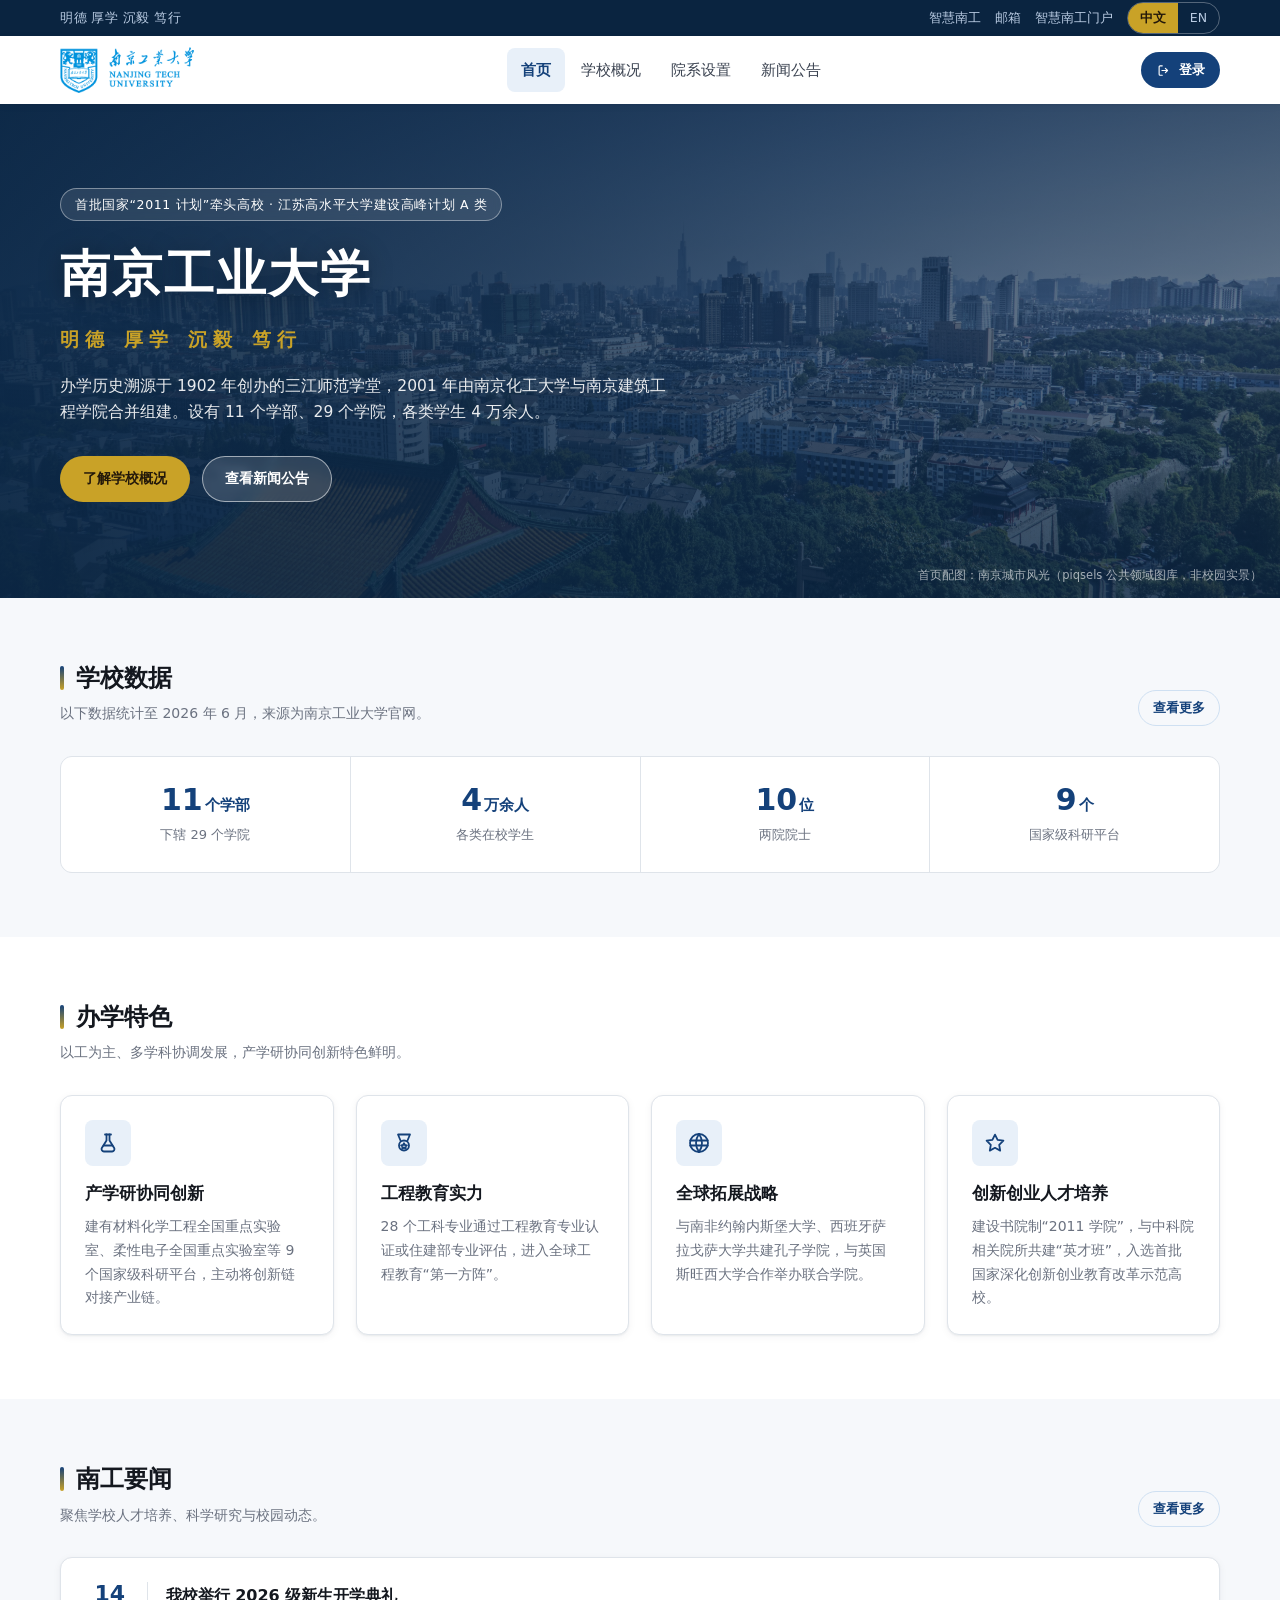
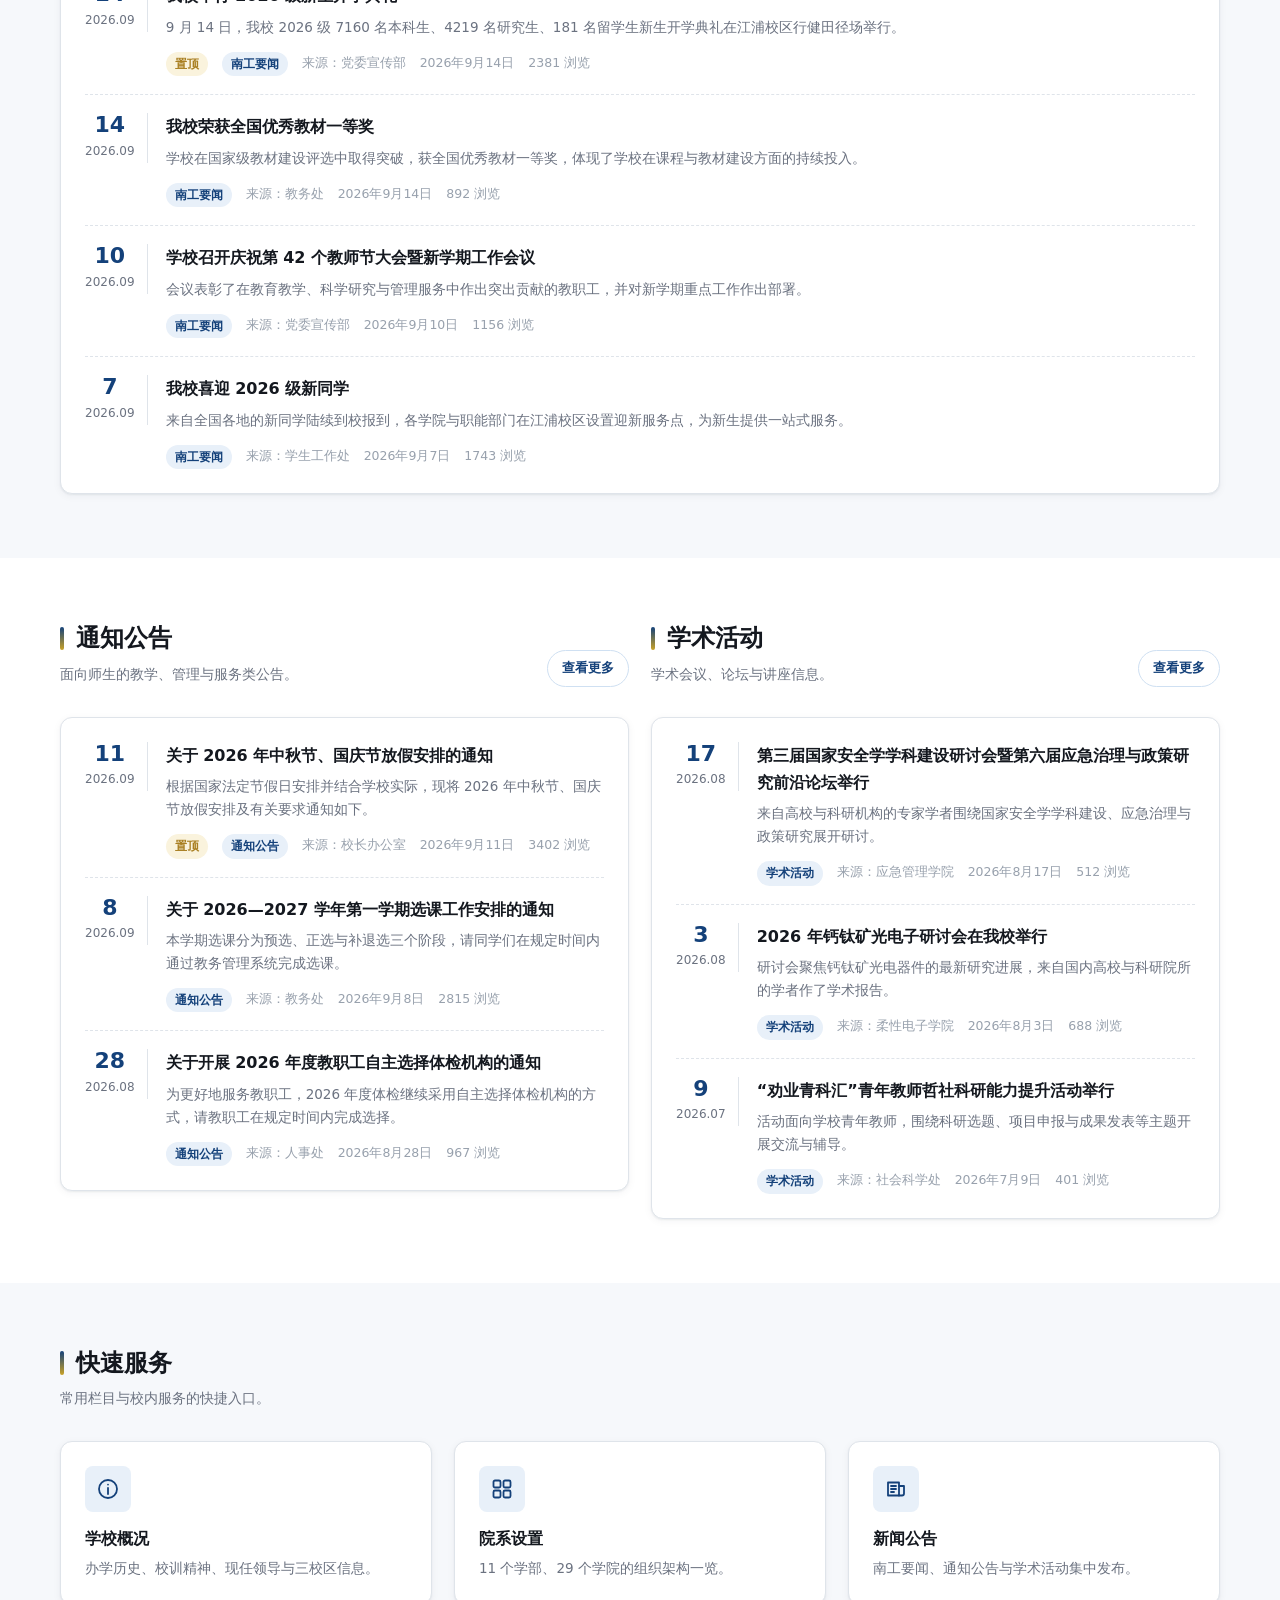
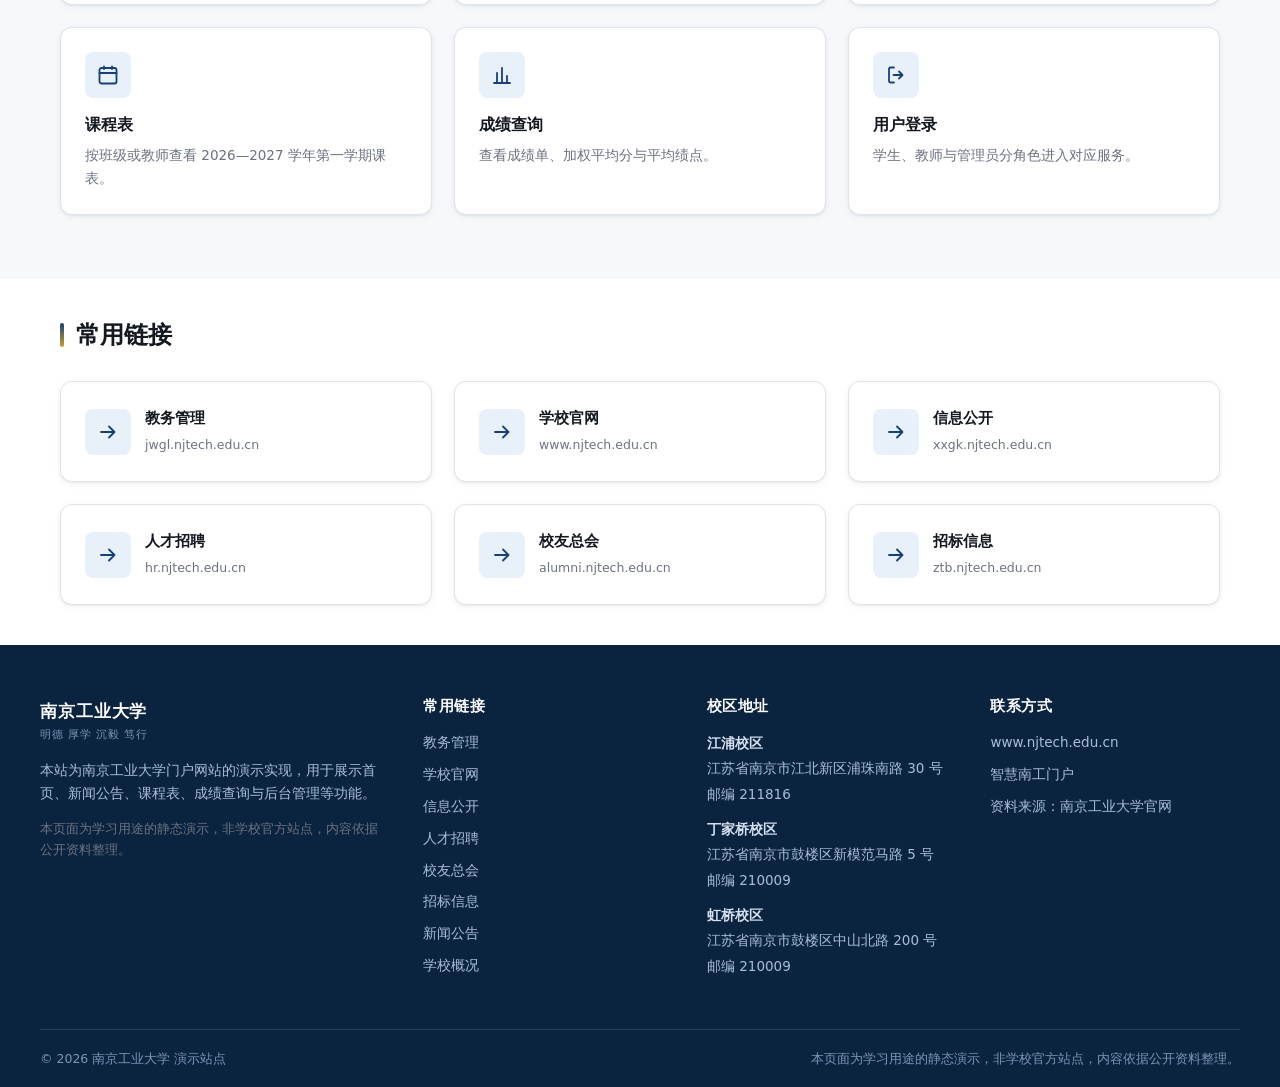
<file: index.html>
<!DOCTYPE html>
<html lang="zh-CN">
<head>
<meta charset="UTF-8">
<meta name="viewport" content="width=device-width, initial-scale=1.0">
<title>南京工业大学 门户网站 · 首页</title>
<meta name="description" content="南京工业大学门户网站演示站点：学校概况、新闻公告、院系设置、课程表与成绩查询。">
<meta name="theme-color" content="#14417a">
<link rel="icon" type="image/jpeg" href="assets/images/njtech-emblem.jpg">
<link rel="stylesheet" href="css/style.css">
</head>
<body data-page="index">

<a class="skip-link" href="#main">跳到主要内容</a>

<header id="site-header"></header>

<noscript>
  <div class="container" style="padding:16px 20px">
    <div class="alert alert-warn">
      本站的导航与内容依赖 JavaScript 渲染，请启用 JavaScript 后重新打开页面。
      This site requires JavaScript to render its navigation and content.
    </div>
  </div>
</noscript>

<main id="main">

  <!-- ================= Hero ================= -->
  <section class="hero" id="hero">
    <div class="container">
      <div class="hero-inner">
        <span class="hero-eyebrow" id="hero-eyebrow"></span>
        <h1 id="hero-title"></h1>
        <p class="hero-motto" id="hero-motto"></p>
        <p class="hero-desc" id="hero-desc"></p>
        <div class="hero-actions">
          <a class="btn btn-gold" href="about.html">
            <span data-i18n="home.hero.cta1"></span>
          </a>
          <a class="btn btn-ghost-light" href="news.html">
            <span data-i18n="home.hero.cta2"></span>
          </a>
        </div>
      </div>
    </div>
    <span class="hero-credit" id="hero-credit"></span>
  </section>

  <!-- ================= 学校数据 ================= -->
  <section class="section">
    <div class="container">
      <div class="section-head">
        <div>
          <h2 class="section-title" data-i18n="home.overview.title">
            <span class="section-title-en" data-i18n="home.overview.titleEn"></span>
          </h2>
          <p class="section-desc" data-i18n="home.overview.desc"></p>
        </div>
        <a class="btn btn-outline btn-sm" href="about.html" data-i18n="common.more"></a>
      </div>
      <div class="stat-strip" id="stat-strip"></div>
    </div>
  </section>

  <!-- ================= 办学特色 ================= -->
  <section class="section section-alt">
    <div class="container">
      <div class="section-head">
        <div>
          <h2 class="section-title" data-i18n="home.highlight.title">
            <span class="section-title-en" data-i18n="home.highlight.titleEn"></span>
          </h2>
          <p class="section-desc" data-i18n="home.highlight.desc"></p>
        </div>
      </div>
      <div class="grid grid-4" id="highlight-grid"></div>
    </div>
  </section>

  <!-- ================= 南工要闻 ================= -->
  <section class="section">
    <div class="container">
      <div class="section-head">
        <div>
          <h2 class="section-title" data-i18n="home.news.title">
            <span class="section-title-en" data-i18n="home.news.titleEn"></span>
          </h2>
          <p class="section-desc" data-i18n="home.news.desc"></p>
        </div>
        <a class="btn btn-outline btn-sm" href="news.html?category=ngyw" data-i18n="common.more"></a>
      </div>
      <div class="card" id="news-list"></div>
    </div>
  </section>

  <!-- ================= 通知公告 / 学术活动 ================= -->
  <section class="section section-alt">
    <div class="container grid grid-2">
      <div>
        <div class="section-head">
          <div>
            <h2 class="section-title" data-i18n="home.notice.title">
              <span class="section-title-en" data-i18n="home.notice.titleEn"></span>
            </h2>
            <p class="section-desc" data-i18n="home.notice.desc"></p>
          </div>
          <a class="btn btn-outline btn-sm" href="news.html?category=tzgg" data-i18n="common.more"></a>
        </div>
        <div class="card" id="notice-list"></div>
      </div>
      <div>
        <div class="section-head">
          <div>
            <h2 class="section-title" data-i18n="home.academic.title">
              <span class="section-title-en" data-i18n="home.academic.titleEn"></span>
            </h2>
            <p class="section-desc" data-i18n="home.academic.desc"></p>
          </div>
          <a class="btn btn-outline btn-sm" href="news.html?category=xshd" data-i18n="common.more"></a>
        </div>
        <div class="card" id="academic-list"></div>
      </div>
    </div>
  </section>

  <!-- ================= 快速服务 ================= -->
  <section class="section">
    <div class="container">
      <div class="section-head">
        <div>
          <h2 class="section-title" data-i18n="home.entry.title">
            <span class="section-title-en" data-i18n="home.entry.titleEn"></span>
          </h2>
          <p class="section-desc" data-i18n="home.entry.desc"></p>
        </div>
      </div>
      <div class="grid grid-3">
        <a class="card card-hover entry-card" href="about.html">
          <span class="entry-icon" data-icon="info"></span>
          <h3 data-i18n="home.entry.about"></h3>
          <p data-i18n="home.entry.aboutText"></p>
        </a>
        <a class="card card-hover entry-card" href="colleges.html">
          <span class="entry-icon" data-icon="grid"></span>
          <h3 data-i18n="home.entry.colleges"></h3>
          <p data-i18n="home.entry.collegesText"></p>
        </a>
        <a class="card card-hover entry-card" href="news.html">
          <span class="entry-icon" data-icon="news"></span>
          <h3 data-i18n="home.entry.news"></h3>
          <p data-i18n="home.entry.newsText"></p>
        </a>
        <a class="card card-hover entry-card" href="courses.html">
          <span class="entry-icon" data-icon="calendar"></span>
          <h3 data-i18n="home.entry.courses"></h3>
          <p data-i18n="home.entry.coursesText"></p>
        </a>
        <a class="card card-hover entry-card" href="grades.html">
          <span class="entry-icon" data-icon="chart"></span>
          <h3 data-i18n="home.entry.grades"></h3>
          <p data-i18n="home.entry.gradesText"></p>
        </a>
        <a class="card card-hover entry-card" href="login.html">
          <span class="entry-icon" data-icon="login"></span>
          <h3 data-i18n="home.entry.login"></h3>
          <p data-i18n="home.entry.loginText"></p>
        </a>
      </div>
    </div>
  </section>

  <!-- ================= 常用链接 ================= -->
  <section class="section section-alt section-tight">
    <div class="container">
      <div class="section-head">
        <div>
          <h2 class="section-title" data-i18n="home.links.title">
            <span class="section-title-en" data-i18n="home.links.titleEn"></span>
          </h2>
        </div>
      </div>
      <div class="grid grid-3" id="quick-links"></div>
    </div>
  </section>

</main>

<footer id="site-footer"></footer>

<script src="js/store.js"></script>
<script src="js/i18n.js"></script>
<script src="js/ui.js"></script>
<script src="js/auth.js"></script>
<script src="js/pages/home.js"></script>
</body>
</html>
</file>
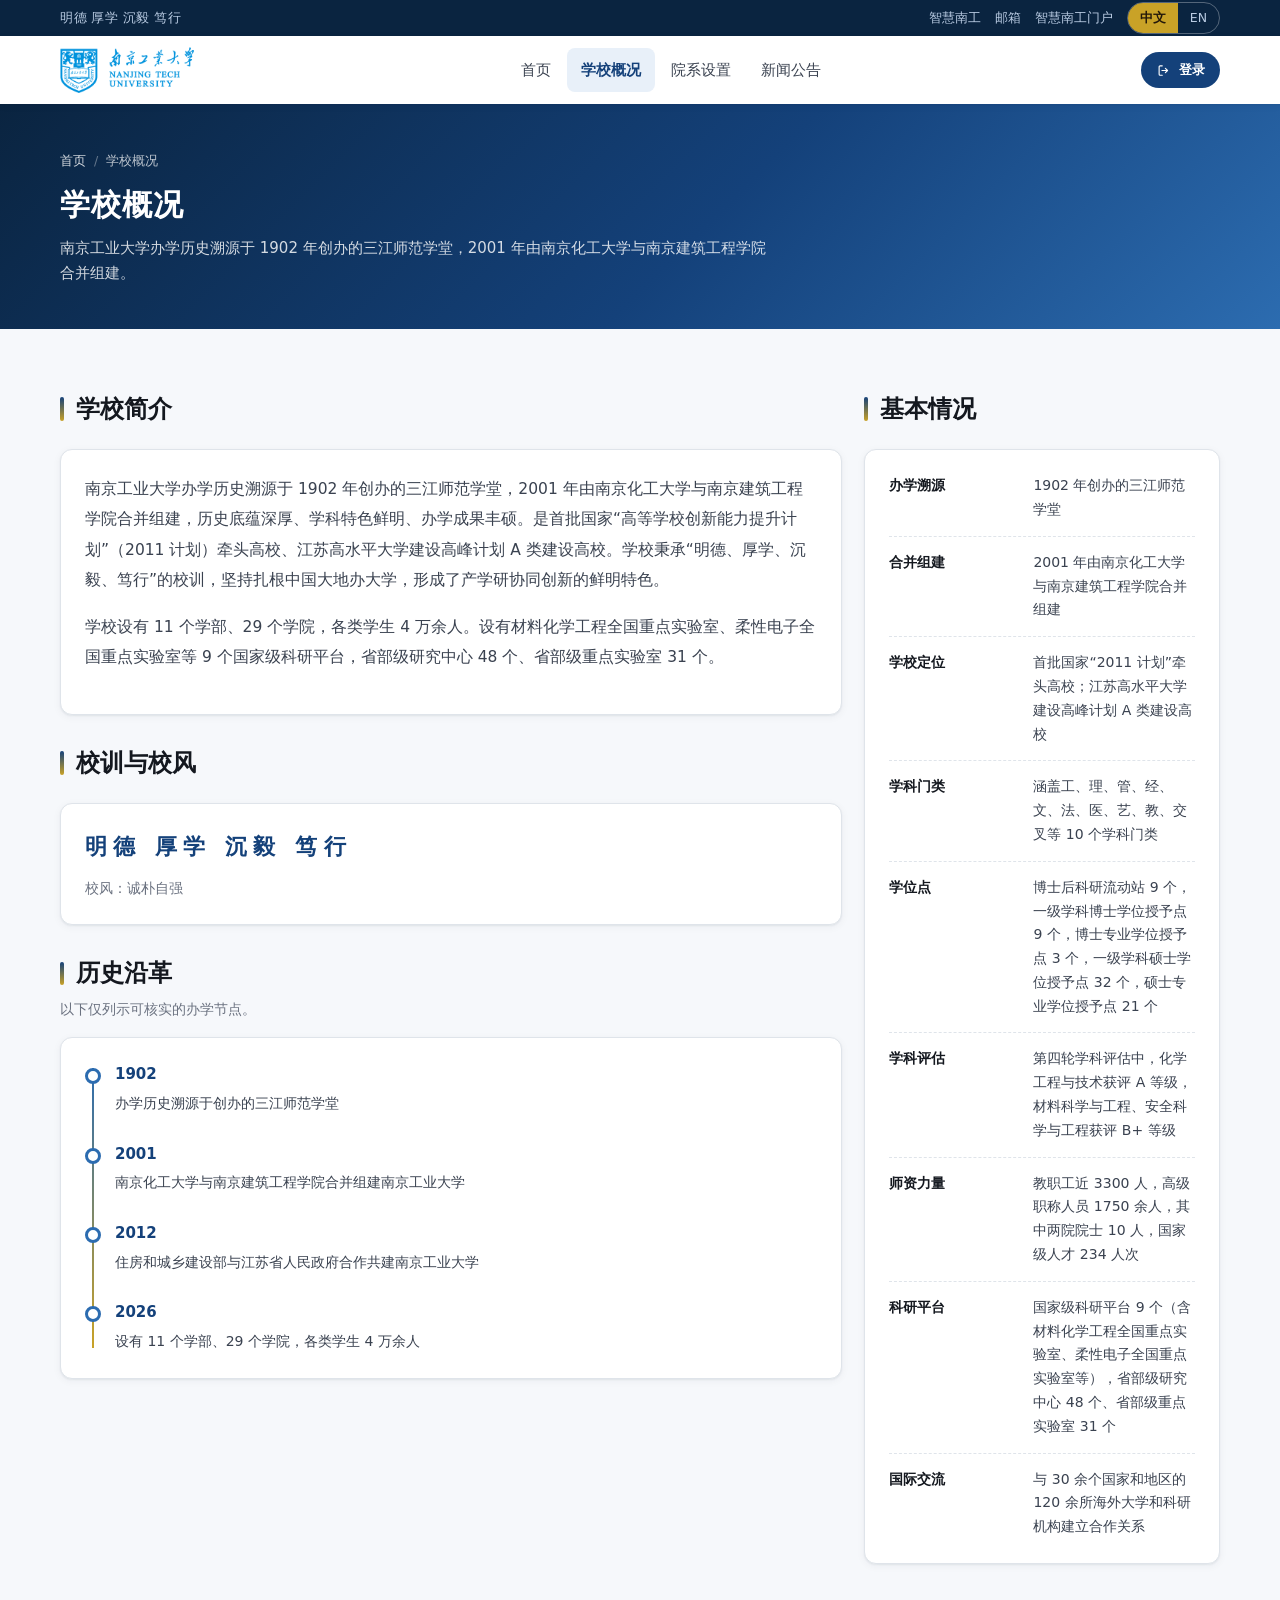
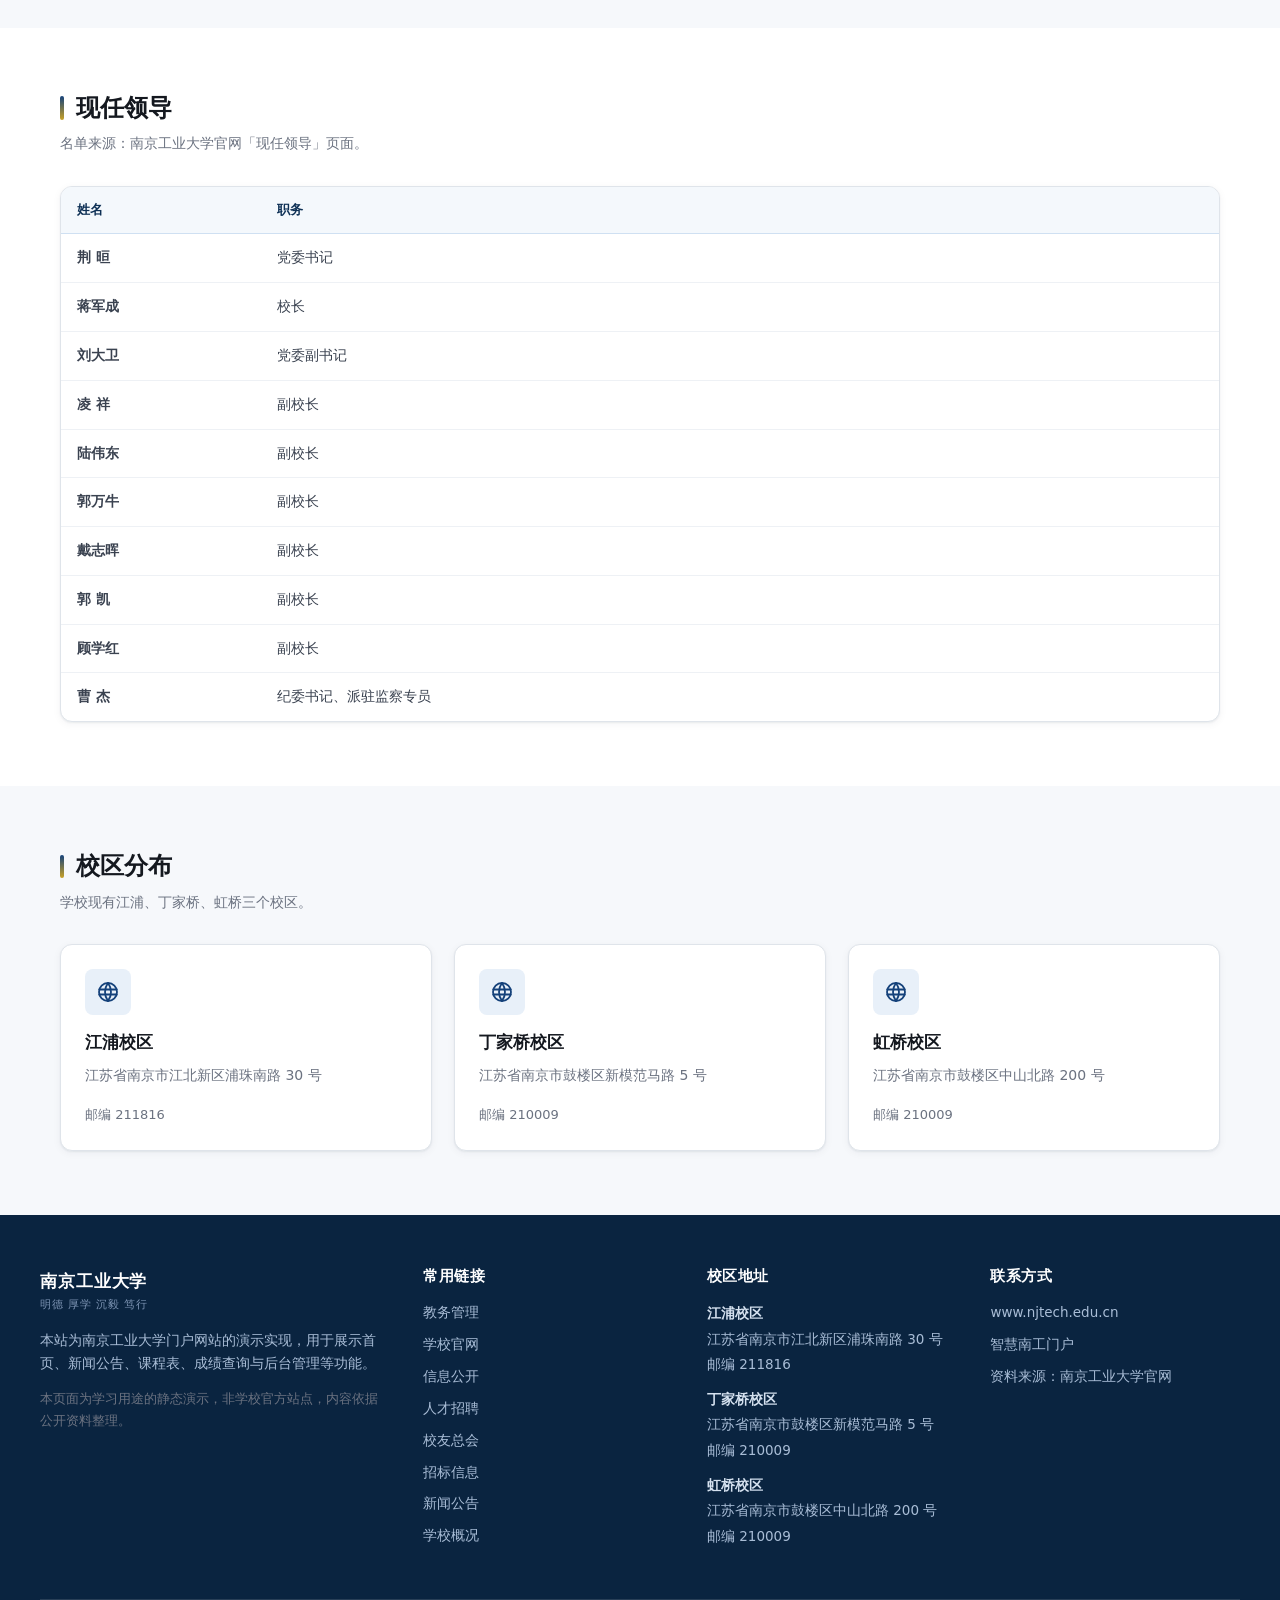
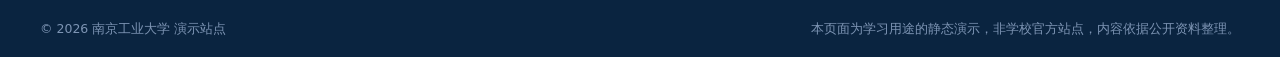
<file: about.html>
<!DOCTYPE html>
<html lang="zh-CN">
<head>
<meta charset="UTF-8">
<meta name="viewport" content="width=device-width, initial-scale=1.0">
<title>学校概况 · 南京工业大学</title>
<meta name="description" content="南京工业大学学校简介、基本情况、历史沿革、现任领导与校区分布。">
<meta name="theme-color" content="#14417a">
<link rel="icon" type="image/jpeg" href="assets/images/njtech-emblem.jpg">
<link rel="stylesheet" href="css/style.css">
</head>
<body data-page="about">

<a class="skip-link" href="#main">跳到主要内容</a>

<header id="site-header"></header>

<main id="main">

  <section class="page-hero">
    <div class="container">
      <ul class="breadcrumb">
        <li><a href="index.html" data-i18n="nav.home"></a></li>
        <li data-i18n="nav.about"></li>
      </ul>
      <h1 data-i18n="about.title"></h1>
      <p data-i18n="about.desc"></p>
    </div>
  </section>

  <!-- ================= 学校简介 + 基本情况 ================= -->
  <section class="section">
    <div class="container grid grid-sidebar">
      <div>
        <h2 class="section-title" data-i18n="about.intro.title"></h2>
        <div class="card mt-3 prose" id="intro-body"></div>

        <h2 class="section-title mt-4" data-i18n="about.motto.title"></h2>
        <div class="card mt-3" id="motto-card"></div>

        <h2 class="section-title mt-4" data-i18n="about.timeline.title"></h2>
        <p class="section-desc mb-2" data-i18n="about.timeline.desc"></p>
        <div class="card">
          <ul class="timeline" id="timeline"></ul>
        </div>
      </div>

      <aside>
        <h2 class="section-title" data-i18n="about.facts.title"></h2>
        <div class="card mt-3">
          <dl class="info-list" id="facts-list"></dl>
        </div>
      </aside>
    </div>
  </section>

  <!-- ================= 现任领导 ================= -->
  <section class="section section-alt">
    <div class="container">
      <div class="section-head">
        <div>
          <h2 class="section-title" data-i18n="about.leaders.title"></h2>
          <p class="section-desc" data-i18n="about.leaders.desc"></p>
        </div>
      </div>
      <div class="table-wrap">
        <table class="data-table" style="min-width:480px">
          <thead>
            <tr>
              <th style="width:200px" data-i18n="about.leaders.name"></th>
              <th data-i18n="about.leaders.post"></th>
            </tr>
          </thead>
          <tbody id="leaders-body"></tbody>
        </table>
      </div>
    </div>
  </section>

  <!-- ================= 校区分布 ================= -->
  <section class="section">
    <div class="container">
      <div class="section-head">
        <div>
          <h2 class="section-title" data-i18n="about.campus.title"></h2>
          <p class="section-desc" data-i18n="about.campus.desc"></p>
        </div>
      </div>
      <div class="grid grid-3" id="campus-grid"></div>
    </div>
  </section>

</main>

<footer id="site-footer"></footer>

<script src="js/store.js"></script>
<script src="js/i18n.js"></script>
<script src="js/ui.js"></script>
<script src="js/auth.js"></script>
<script src="js/pages/about.js"></script>
</body>
</html>
</file>
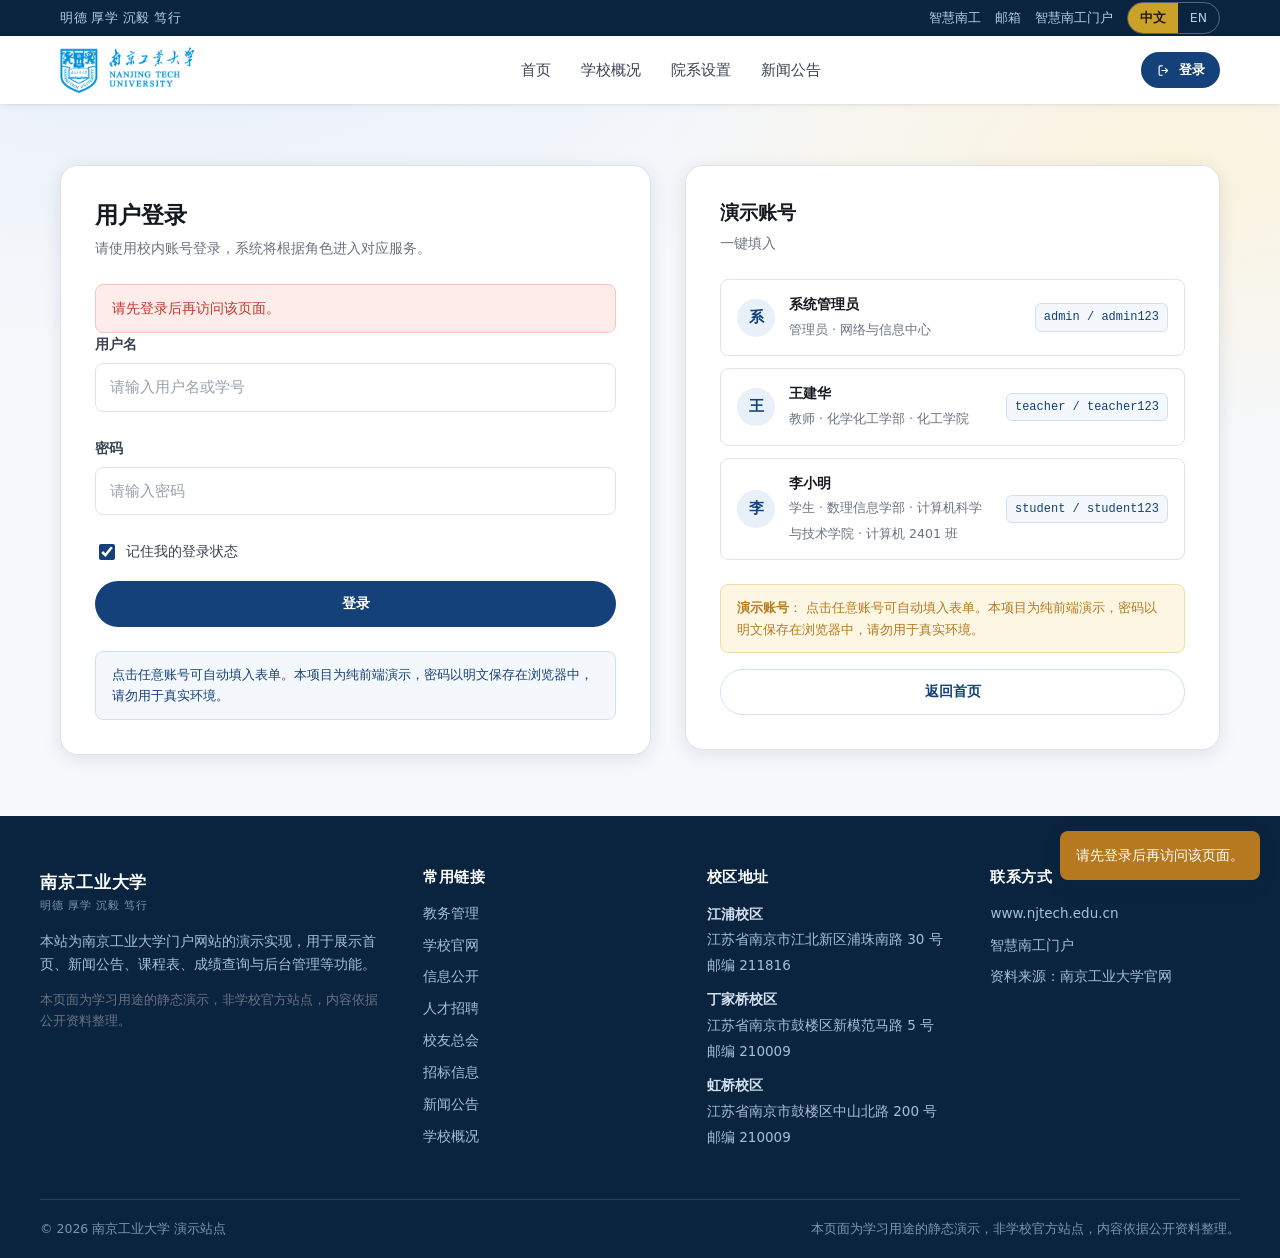
<file: admin.html>
<!DOCTYPE html>
<html lang="zh-CN">
<head>
<meta charset="UTF-8">
<meta name="viewport" content="width=device-width, initial-scale=1.0">
<title>后台管理 · 南京工业大学</title>
<meta name="description" content="南京工业大学门户网站后台管理：新闻公告与用户账号维护。">
<meta name="theme-color" content="#14417a">
<meta name="robots" content="noindex">
<link rel="icon" type="image/jpeg" href="assets/images/njtech-emblem.jpg">
<link rel="stylesheet" href="css/style.css">
<link rel="stylesheet" href="css/admin.css">
</head>
<body data-page="admin">

<a class="skip-link" href="#main">跳到主要内容</a>

<header id="site-header"></header>

<main id="main">

  <section class="page-hero">
    <div class="container">
      <ul class="breadcrumb">
        <li><a href="index.html" data-i18n="nav.home"></a></li>
        <li data-i18n="nav.admin"></li>
      </ul>
      <h1 data-i18n="admin.title"></h1>
      <p data-i18n="admin.desc"></p>
    </div>
  </section>

  <div class="container admin-layout">

    <!-- ============ 侧栏 ============ -->
    <aside class="admin-side">
      <div class="admin-side-title" id="side-user"></div>
      <ul class="admin-nav" id="admin-nav">
        <li>
          <button type="button" data-tab="overview" aria-current="true">
            <span data-icon="chart"></span><span data-i18n="admin.nav.overview"></span>
          </button>
        </li>
        <li>
          <button type="button" data-tab="news">
            <span data-icon="news"></span><span data-i18n="admin.nav.news"></span>
          </button>
        </li>
        <li>
          <button type="button" data-tab="users">
            <span data-icon="users"></span><span data-i18n="admin.nav.users"></span>
          </button>
        </li>
      </ul>
      <div class="admin-danger">
        <button type="button" class="btn btn-outline btn-sm" id="btn-reset">
          <span data-icon="refresh"></span><span data-i18n="admin.nav.reset"></span>
        </button>
      </div>
    </aside>

    <!-- ============ 主区域 ============ -->
    <div class="admin-main">

      <div id="storage-warning"></div>

      <!-- 概览 -->
      <section class="admin-panel" id="panel-overview">
        <div class="admin-stats" id="overview-stats"></div>
        <div class="card card-flush">
          <div style="padding:20px 22px 0">
            <h2 class="card-title" data-i18n="admin.recent.title"></h2>
            <p class="card-text" data-i18n="admin.recent.desc"></p>
          </div>
          <div class="table-wrap" style="border:0;box-shadow:none;margin-top:14px">
            <table class="data-table admin-table">
              <thead>
                <tr>
                  <th scope="col" data-i18n="admin.news.col.category"></th>
                  <th scope="col" data-i18n="admin.news.col.title"></th>
                  <th scope="col" data-i18n="admin.news.col.date"></th>
                  <th scope="col" data-i18n="admin.news.col.views"></th>
                </tr>
              </thead>
              <tbody id="overview-recent"></tbody>
            </table>
          </div>
        </div>
      </section>

      <!-- 新闻管理 -->
      <section class="admin-panel hidden" id="panel-news">
        <div class="admin-panel-head">
          <div>
            <h2 data-i18n="admin.news.title"></h2>
            <p data-i18n="admin.news.desc"></p>
          </div>
          <button type="button" class="btn" id="btn-add-news">
            <span data-icon="plus"></span><span data-i18n="admin.news.add"></span>
          </button>
        </div>

        <div class="admin-toolbar">
          <div class="search-box">
            <label class="sr-only" for="news-filter" data-i18n="common.search"></label>
            <span data-icon="search"></span>
            <input class="input" type="search" id="news-filter"
                   data-i18n-placeholder="admin.news.searchPlaceholder" autocomplete="off">
          </div>
          <span class="text-muted" id="news-count" style="font-size:13px"></span>
        </div>

        <div class="table-wrap">
          <table class="data-table admin-table">
            <thead>
              <tr>
                <th scope="col" style="width:62px" data-i18n="admin.news.col.id"></th>
                <th scope="col" data-i18n="admin.news.col.title"></th>
                <th scope="col" data-i18n="admin.news.col.category"></th>
                <th scope="col" data-i18n="admin.news.col.date"></th>
                <th scope="col" data-i18n="admin.news.col.author"></th>
                <th scope="col" class="num" data-i18n="admin.news.col.views"></th>
                <th scope="col" data-i18n="common.actions"></th>
              </tr>
            </thead>
            <tbody id="news-body"></tbody>
          </table>
        </div>
        <nav class="pagination" id="news-pagination" aria-label="分页"></nav>
      </section>

      <!-- 用户管理 -->
      <section class="admin-panel hidden" id="panel-users">
        <div class="admin-panel-head">
          <div>
            <h2 data-i18n="admin.users.title"></h2>
            <p data-i18n="admin.users.desc"></p>
          </div>
          <button type="button" class="btn" id="btn-add-user">
            <span data-icon="plus"></span><span data-i18n="admin.users.add"></span>
          </button>
        </div>

        <div class="admin-toolbar">
          <div class="search-box">
            <label class="sr-only" for="user-filter" data-i18n="common.search"></label>
            <span data-icon="search"></span>
            <input class="input" type="search" id="user-filter"
                   data-i18n-placeholder="admin.users.searchPlaceholder" autocomplete="off">
          </div>
          <span class="text-muted" id="user-count" style="font-size:13px"></span>
        </div>

        <div class="table-wrap">
          <table class="data-table admin-table">
            <thead>
              <tr>
                <th scope="col" data-i18n="admin.users.col.username"></th>
                <th scope="col" data-i18n="admin.users.col.name"></th>
                <th scope="col" data-i18n="admin.users.col.role"></th>
                <th scope="col" data-i18n="admin.users.col.college"></th>
                <th scope="col" data-i18n="admin.users.col.class"></th>
                <th scope="col" data-i18n="admin.users.col.status"></th>
                <th scope="col" data-i18n="common.actions"></th>
              </tr>
            </thead>
            <tbody id="users-body"></tbody>
          </table>
        </div>
        <nav class="pagination" id="users-pagination" aria-label="分页"></nav>
      </section>

    </div>
  </div>

</main>

<footer id="site-footer"></footer>

<script src="js/store.js"></script>
<script src="js/i18n.js"></script>
<script src="js/ui.js"></script>
<script src="js/auth.js"></script>
<script src="js/pages/admin.js"></script>
</body>
</html>
</file>
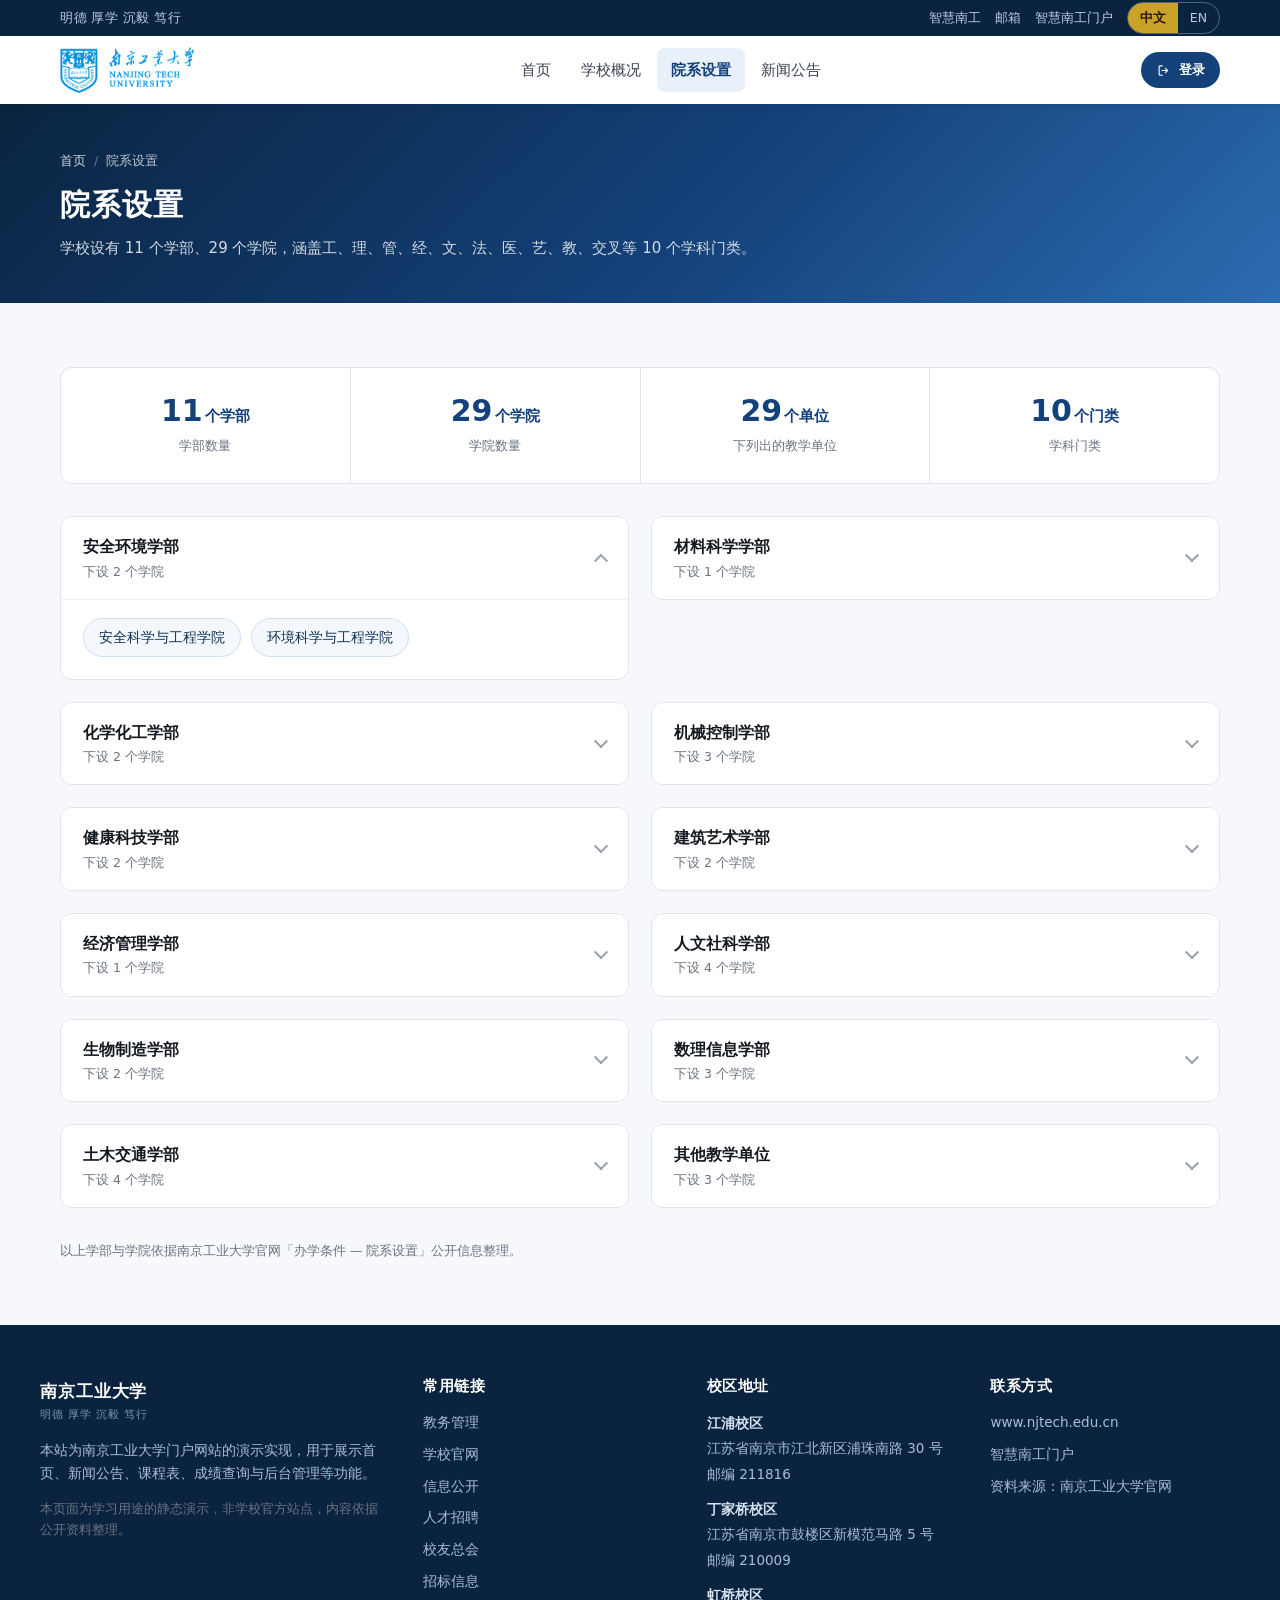
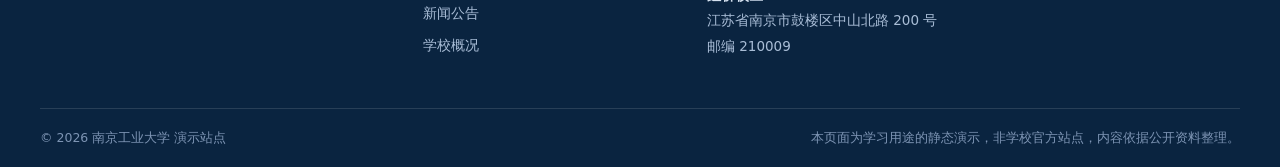
<file: colleges.html>
<!DOCTYPE html>
<html lang="zh-CN">
<head>
<meta charset="UTF-8">
<meta name="viewport" content="width=device-width, initial-scale=1.0">
<title>院系设置 · 南京工业大学</title>
<meta name="description" content="南京工业大学 11 个学部、29 个学院的组织架构一览。">
<meta name="theme-color" content="#14417a">
<link rel="icon" type="image/jpeg" href="assets/images/njtech-emblem.jpg">
<link rel="stylesheet" href="css/style.css">
</head>
<body data-page="colleges">

<a class="skip-link" href="#main">跳到主要内容</a>

<header id="site-header"></header>

<main id="main">

  <section class="page-hero">
    <div class="container">
      <ul class="breadcrumb">
        <li><a href="index.html" data-i18n="nav.home"></a></li>
        <li data-i18n="nav.colleges"></li>
      </ul>
      <h1 data-i18n="colleges.title"></h1>
      <p data-i18n="colleges.desc"></p>
    </div>
  </section>

  <section class="section">
    <div class="container">
      <div class="stat-strip mb-2" id="colleges-stats"></div>
      <div class="grid grid-2 mt-4" style="align-items:start" id="colleges-list"></div>
      <p class="text-muted mt-4" style="font-size:12.5px" data-i18n="colleges.note"></p>
    </div>
  </section>

</main>

<footer id="site-footer"></footer>

<script src="js/store.js"></script>
<script src="js/i18n.js"></script>
<script src="js/ui.js"></script>
<script src="js/auth.js"></script>
<script src="js/pages/colleges.js"></script>
</body>
</html>
</file>
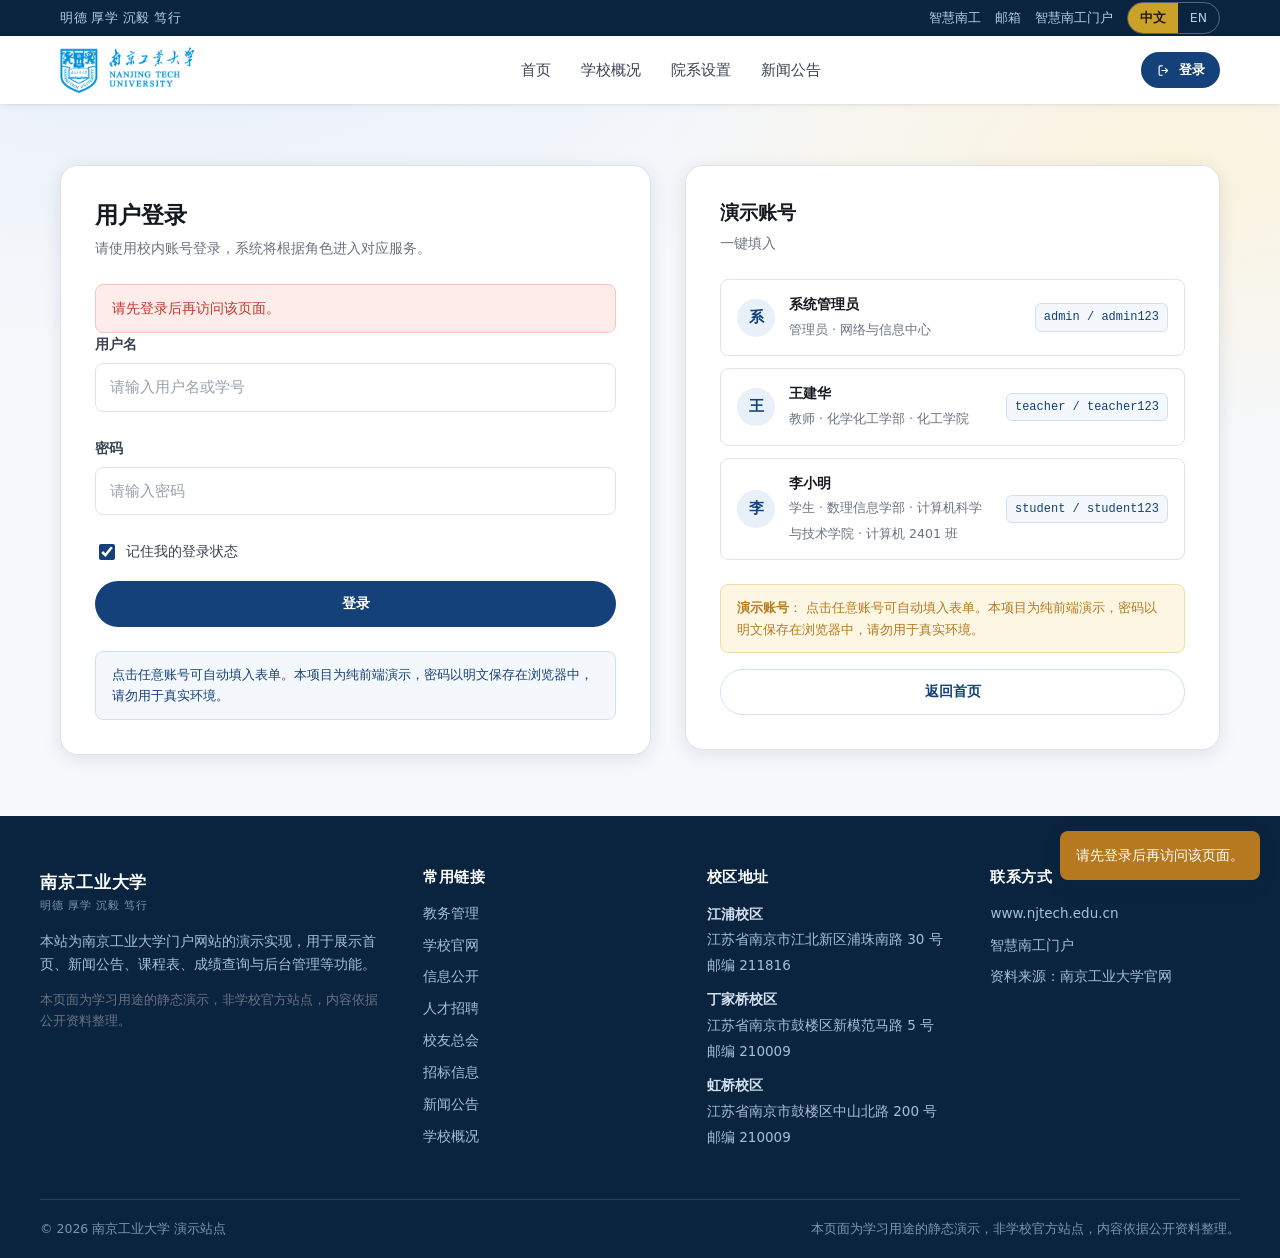
<file: courses.html>
<!DOCTYPE html>
<html lang="zh-CN">
<head>
<meta charset="UTF-8">
<meta name="viewport" content="width=device-width, initial-scale=1.0">
<title>课程表 · 南京工业大学</title>
<meta name="description" content="南京工业大学 2026—2027 学年第一学期课程表查询。">
<meta name="theme-color" content="#14417a">
<link rel="icon" type="image/jpeg" href="assets/images/njtech-emblem.jpg">
<link rel="stylesheet" href="css/style.css">
</head>
<body data-page="courses">

<a class="skip-link" href="#main">跳到主要内容</a>

<header id="site-header"></header>

<main id="main">

  <section class="page-hero">
    <div class="container">
      <ul class="breadcrumb">
        <li><a href="index.html" data-i18n="nav.home"></a></li>
        <li data-i18n="nav.courses"></li>
      </ul>
      <h1 data-i18n="courses.title"></h1>
      <p data-i18n="courses.desc"></p>
    </div>
  </section>

  <section class="section">
    <div class="container">

      <div class="toolbar">
        <div id="scope-info"></div>
        <div class="search-box" id="class-picker" style="min-width:220px"></div>
      </div>

      <div id="summary"></div>

      <div class="table-wrap mt-3" id="timetable-host"></div>

      <p class="text-muted mt-3" style="font-size:12.5px" id="note"></p>

    </div>
  </section>

</main>

<footer id="site-footer"></footer>

<script src="js/store.js"></script>
<script src="js/i18n.js"></script>
<script src="js/ui.js"></script>
<script src="js/auth.js"></script>
<script src="js/pages/courses.js"></script>
</body>
</html>
</file>
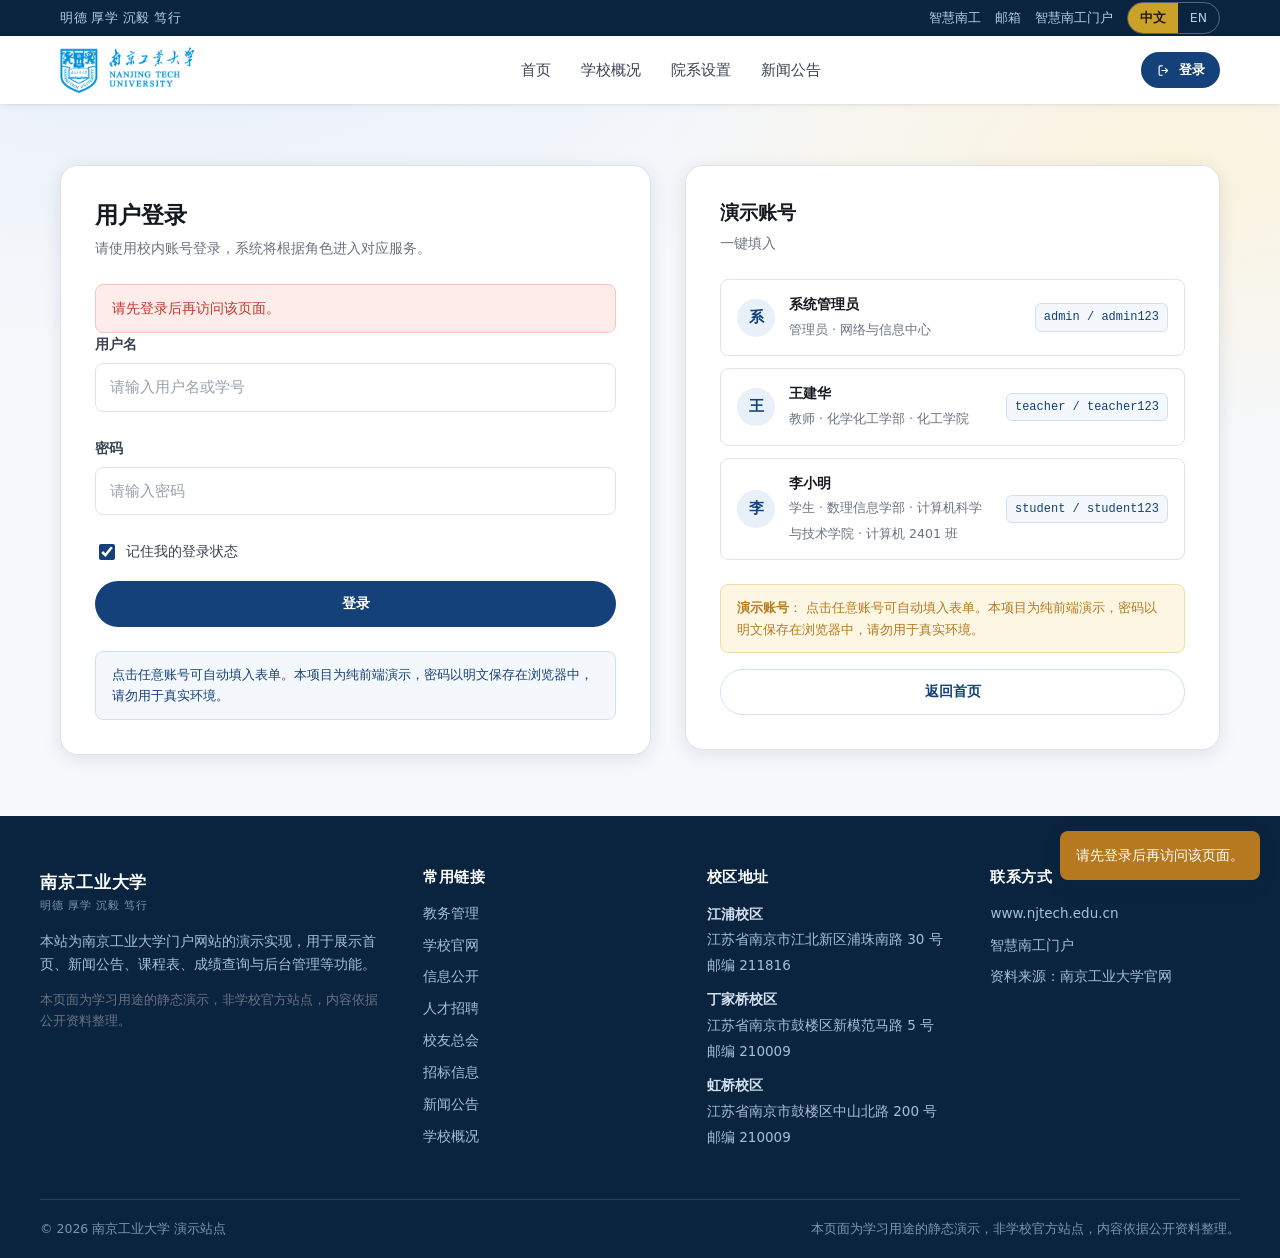
<file: grades.html>
<!DOCTYPE html>
<html lang="zh-CN">
<head>
<meta charset="UTF-8">
<meta name="viewport" content="width=device-width, initial-scale=1.0">
<title>成绩查询 · 南京工业大学</title>
<meta name="description" content="南京工业大学学生成绩单、加权平均分与绩点查询。">
<meta name="theme-color" content="#14417a">
<link rel="icon" type="image/jpeg" href="assets/images/njtech-emblem.jpg">
<link rel="stylesheet" href="css/style.css">
</head>
<body data-page="grades">

<a class="skip-link" href="#main">跳到主要内容</a>

<header id="site-header"></header>

<main id="main">

  <section class="page-hero">
    <div class="container">
      <ul class="breadcrumb">
        <li><a href="index.html" data-i18n="nav.home"></a></li>
        <li data-i18n="nav.grades"></li>
      </ul>
      <h1 data-i18n="grades.title"></h1>
      <p data-i18n="grades.desc"></p>
    </div>
  </section>

  <section class="section">
    <div class="container">

      <div class="toolbar">
        <div id="scope-info"></div>
        <div id="course-picker"></div>
      </div>

      <div class="admin-stats" id="summary"></div>

      <div id="grades-host" class="mt-4"></div>

      <p class="text-muted mt-3" style="font-size:12.5px" id="note"></p>

    </div>
  </section>

</main>

<footer id="site-footer"></footer>

<script src="js/store.js"></script>
<script src="js/i18n.js"></script>
<script src="js/ui.js"></script>
<script src="js/auth.js"></script>
<script src="js/pages/grades.js"></script>
</body>
</html>
</file>
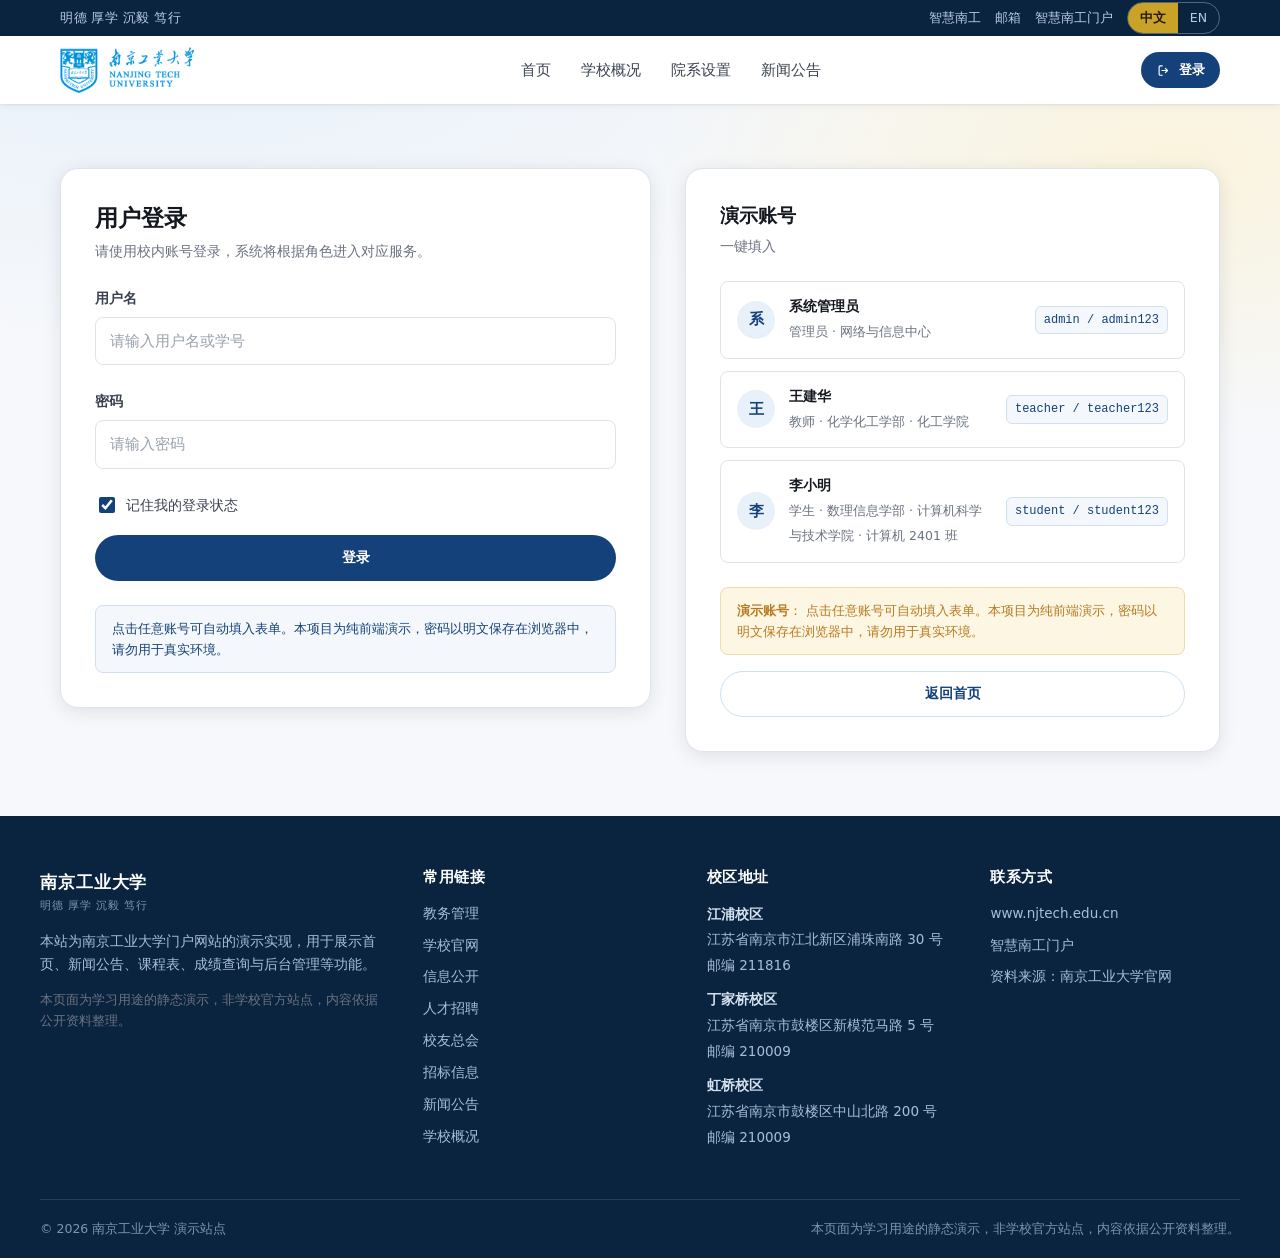
<file: login.html>
<!DOCTYPE html>
<html lang="zh-CN">
<head>
<meta charset="UTF-8">
<meta name="viewport" content="width=device-width, initial-scale=1.0">
<title>用户登录 · 南京工业大学</title>
<meta name="description" content="南京工业大学门户网站用户登录：学生、教师与管理员分角色进入对应服务。">
<meta name="theme-color" content="#14417a">
<link rel="icon" type="image/jpeg" href="assets/images/njtech-emblem.jpg">
<link rel="stylesheet" href="css/style.css">
</head>
<body data-page="login">

<a class="skip-link" href="#main">跳到主要内容</a>

<header id="site-header"></header>

<main id="main">

  <section class="auth-page">
    <div class="container auth-grid">

      <!-- ============ 登录表单 ============ -->
      <div class="auth-card">
        <h1 data-i18n="login.title"></h1>
        <p data-i18n="login.subtitle"></p>

        <div class="alert alert-error hidden" id="login-error" role="alert"></div>

        <form class="form" id="login-form" novalidate>
          <div class="field">
            <label for="username" data-i18n="login.username"></label>
            <input class="input" type="text" id="username" name="username"
                   data-i18n-placeholder="login.usernamePlaceholder"
                   autocomplete="username" required>
            <p class="field-error" id="username-error"></p>
          </div>

          <div class="field">
            <label for="password" data-i18n="login.password"></label>
            <input class="input" type="password" id="password" name="password"
                   data-i18n-placeholder="login.passwordPlaceholder"
                   autocomplete="current-password" required>
            <p class="field-error" id="password-error"></p>
          </div>

          <label class="checkbox">
            <input type="checkbox" id="remember" checked>
            <span data-i18n="login.remember"></span>
          </label>

          <button class="btn btn-block" type="submit" id="login-submit" data-i18n="login.submit"></button>
        </form>

        <div class="alert alert-info mt-3" style="font-size:12.5px" data-i18n="login.demo.desc"></div>
        <div id="storage-warning"></div>
      </div>

      <!-- ============ 演示账号 ============ -->
      <div class="auth-card">
        <h1 style="font-size:19px" data-i18n="login.demo.title"></h1>
        <p class="text-muted" style="font-size:13.5px" data-i18n="login.demo.click"></p>
        <div class="demo-accounts" id="demo-accounts"></div>

        <div class="alert alert-warn mt-3" style="font-size:12.5px">
          <strong data-i18n="login.demo.title"></strong>：
          <span data-i18n="login.demo.desc"></span>
        </div>

        <a class="btn btn-outline btn-block mt-2" href="index.html" data-i18n="login.goHome"></a>
      </div>

    </div>
  </section>

</main>

<footer id="site-footer"></footer>

<script src="js/store.js"></script>
<script src="js/i18n.js"></script>
<script src="js/ui.js"></script>
<script src="js/auth.js"></script>
<script src="js/pages/login.js"></script>
</body>
</html>
</file>
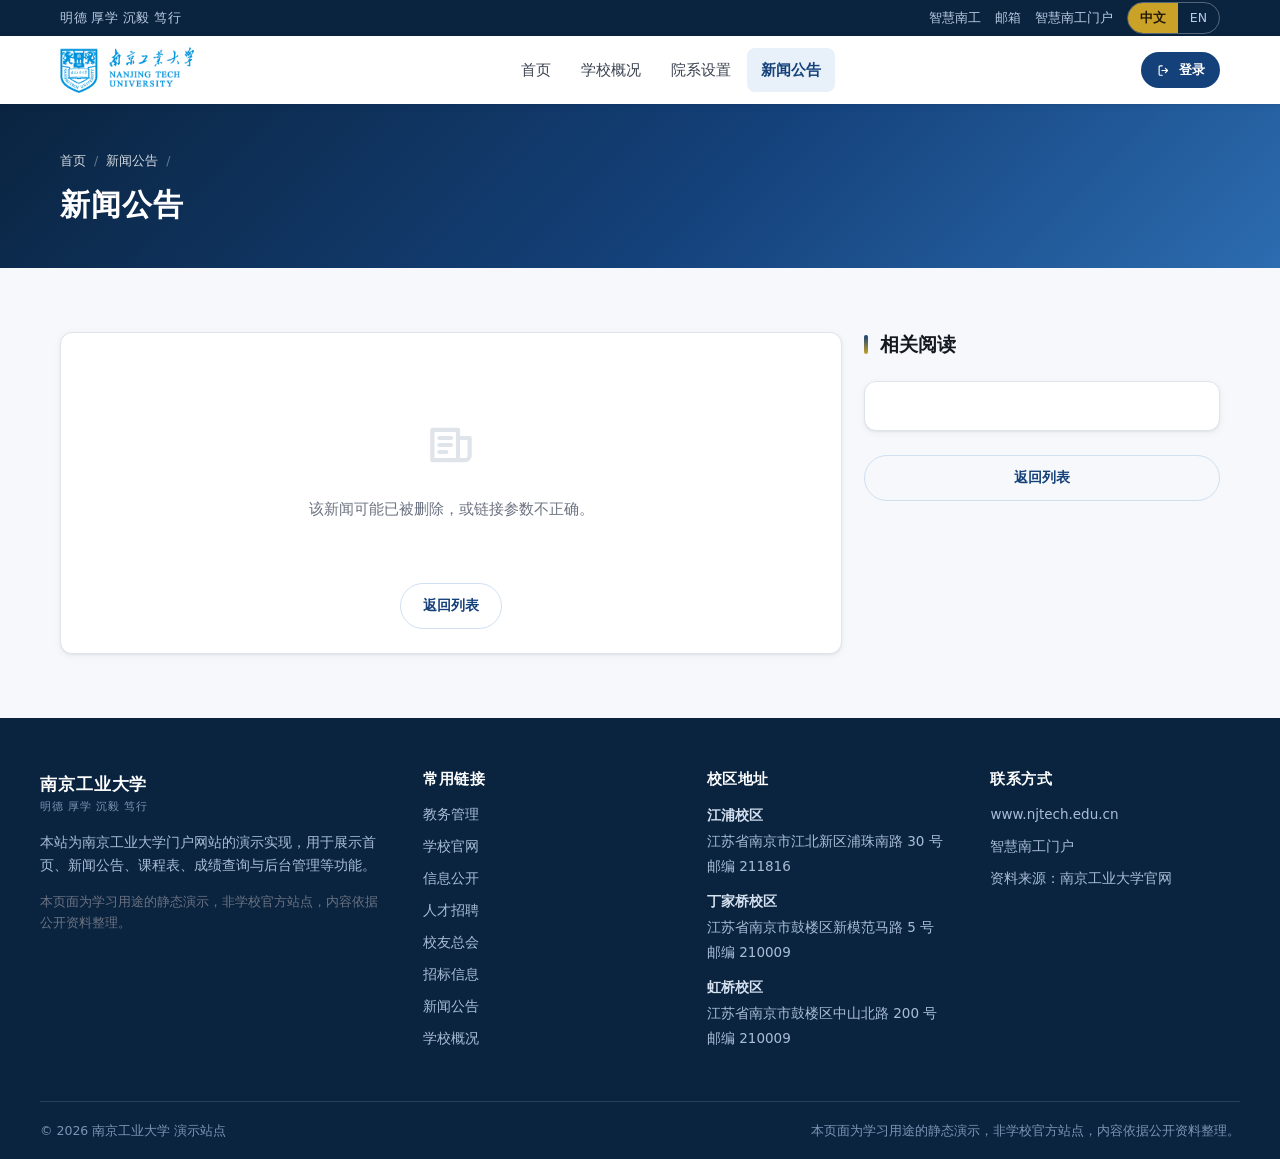
<file: news-detail.html>
<!DOCTYPE html>
<html lang="zh-CN">
<head>
<meta charset="UTF-8">
<meta name="viewport" content="width=device-width, initial-scale=1.0">
<title>新闻详情 · 南京工业大学</title>
<meta name="description" content="南京工业大学新闻公告详情。">
<meta name="theme-color" content="#14417a">
<link rel="icon" type="image/jpeg" href="assets/images/njtech-emblem.jpg">
<link rel="stylesheet" href="css/style.css">
</head>
<body data-page="news">

<a class="skip-link" href="#main">跳到主要内容</a>

<header id="site-header"></header>

<main id="main">

  <section class="page-hero">
    <div class="container">
      <ul class="breadcrumb">
        <li><a href="index.html" data-i18n="nav.home"></a></li>
        <li><a href="news.html" data-i18n="nav.news"></a></li>
        <li id="crumb-current"></li>
      </ul>
      <h1 id="page-heading" data-i18n="news.title"></h1>
    </div>
  </section>

  <section class="section">
    <div class="container grid grid-sidebar">

      <div id="article-host"></div>

      <aside>
        <h2 class="section-title" style="font-size:19px" data-i18n="news.related.title"></h2>
        <div class="card mt-3">
          <ul class="related-list" id="related-list"></ul>
        </div>
        <a class="btn btn-outline btn-block mt-3" href="news.html" data-i18n="common.backToList"></a>
      </aside>

    </div>
  </section>

</main>

<footer id="site-footer"></footer>

<script src="js/store.js"></script>
<script src="js/i18n.js"></script>
<script src="js/ui.js"></script>
<script src="js/auth.js"></script>
<script src="js/pages/news-detail.js"></script>
</body>
</html>
</file>
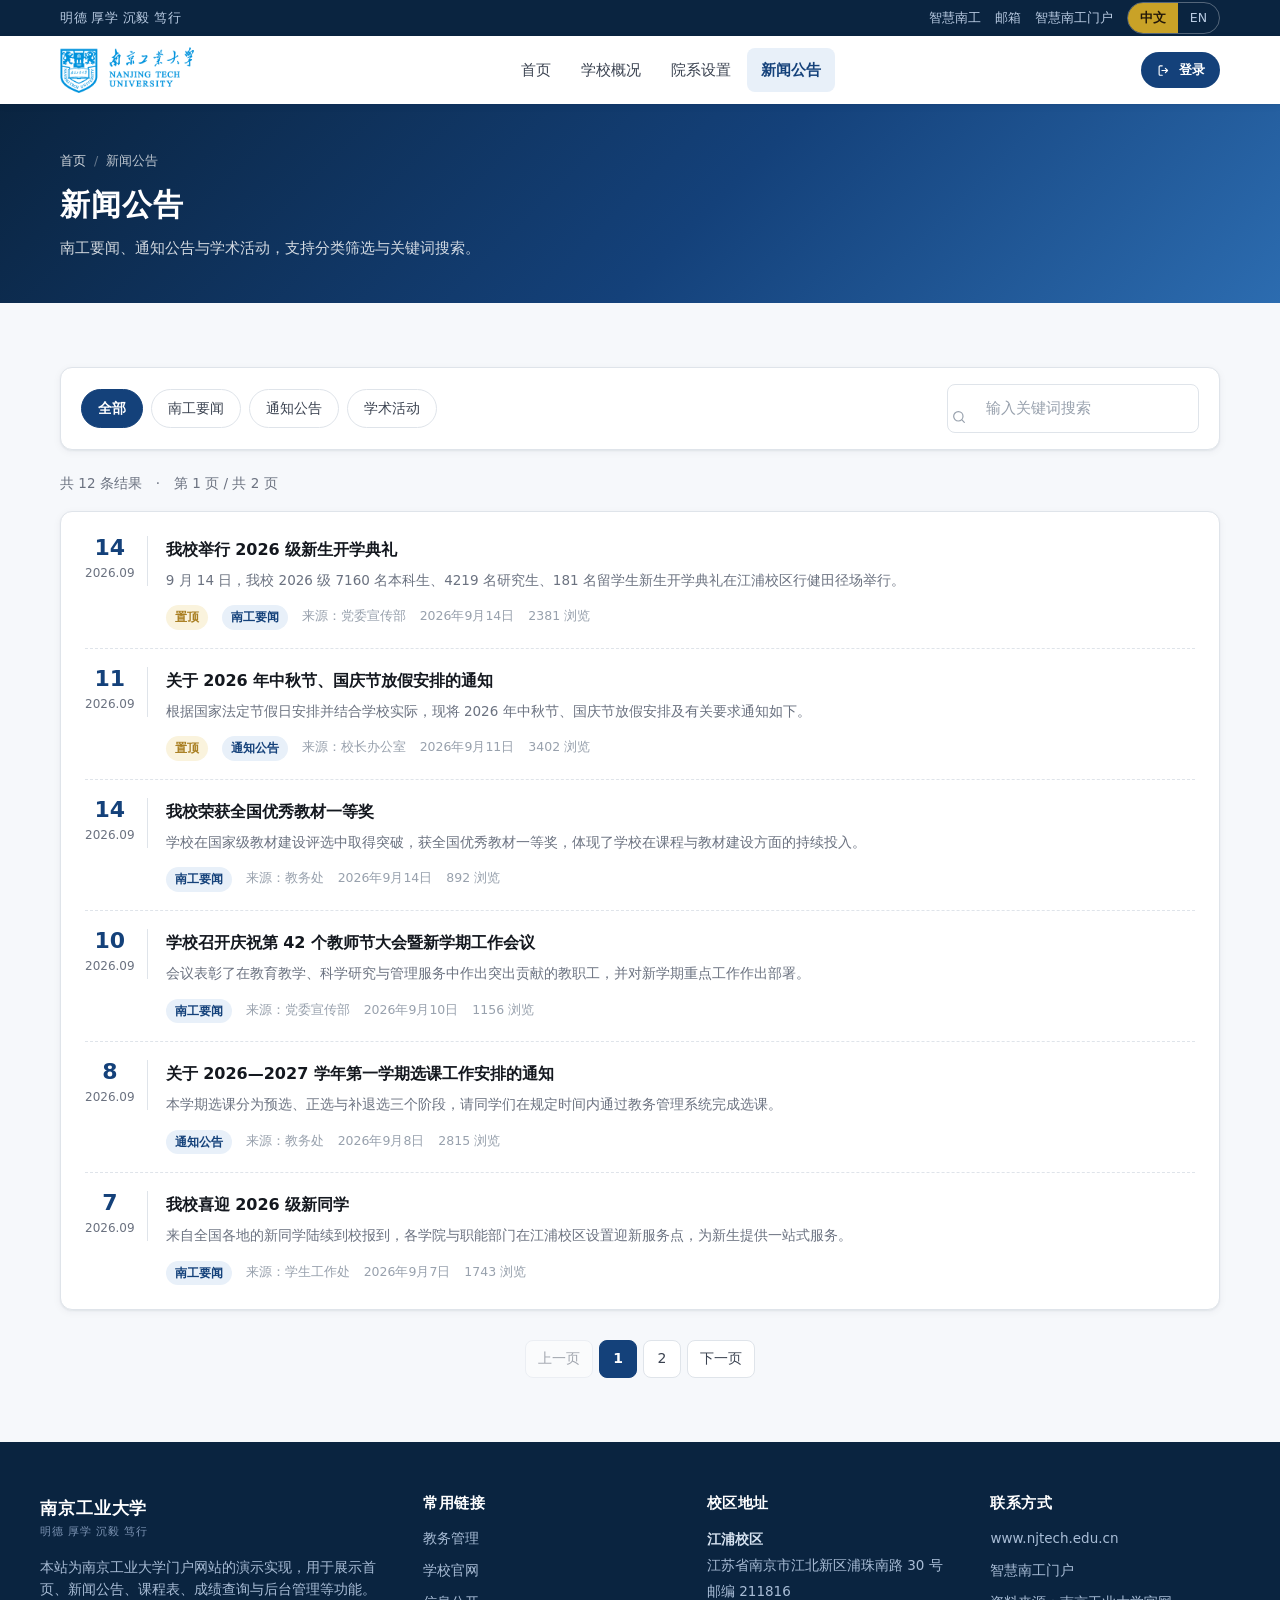
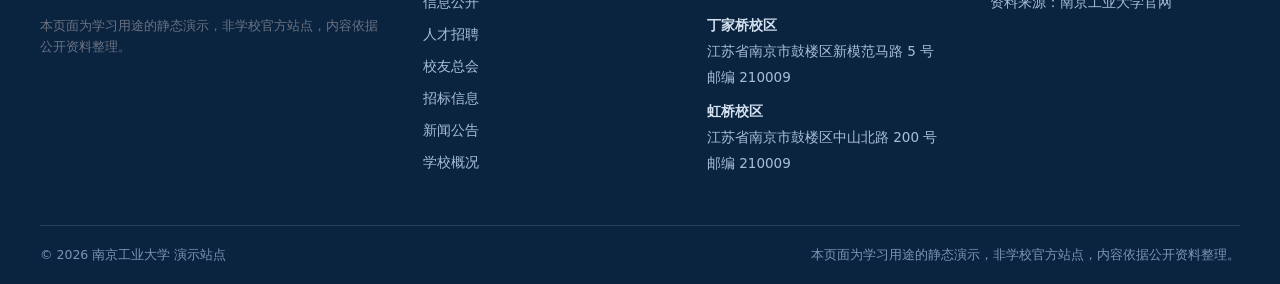
<file: news.html>
<!DOCTYPE html>
<html lang="zh-CN">
<head>
<meta charset="UTF-8">
<meta name="viewport" content="width=device-width, initial-scale=1.0">
<title>新闻公告 · 南京工业大学</title>
<meta name="description" content="南京工业大学南工要闻、通知公告与学术活动，支持分类筛选与关键词搜索。">
<meta name="theme-color" content="#14417a">
<link rel="icon" type="image/jpeg" href="assets/images/njtech-emblem.jpg">
<link rel="stylesheet" href="css/style.css">
</head>
<body data-page="news">

<a class="skip-link" href="#main">跳到主要内容</a>

<header id="site-header"></header>

<main id="main">

  <section class="page-hero">
    <div class="container">
      <ul class="breadcrumb">
        <li><a href="index.html" data-i18n="nav.home"></a></li>
        <li data-i18n="nav.news"></li>
      </ul>
      <h1 data-i18n="news.title"></h1>
      <p data-i18n="news.desc"></p>
    </div>
  </section>

  <section class="section">
    <div class="container">

      <div class="toolbar">
        <div class="filter-tabs" id="filter-tabs" role="group">
          <button type="button" class="filter-tab" data-category="all" aria-pressed="true"
                  data-i18n="news.filter.all"></button>
          <button type="button" class="filter-tab" data-category="ngyw" aria-pressed="false"
                  data-i18n="news.cat.ngyw"></button>
          <button type="button" class="filter-tab" data-category="tzgg" aria-pressed="false"
                  data-i18n="news.cat.tzgg"></button>
          <button type="button" class="filter-tab" data-category="xshd" aria-pressed="false"
                  data-i18n="news.cat.xshd"></button>
        </div>
        <div class="search-box">
          <label class="sr-only" for="news-search" data-i18n="common.search"></label>
          <span id="search-icon" aria-hidden="true"></span>
          <input class="input" type="search" id="news-search"
                 data-i18n-placeholder="common.searchPlaceholder" autocomplete="off">
        </div>
      </div>

      <p class="text-muted" id="result-count" style="font-size:13.5px"></p>

      <div class="card mt-2" id="news-list"></div>

      <nav class="pagination" id="pagination" aria-label="分页"></nav>

    </div>
  </section>

</main>

<footer id="site-footer"></footer>

<script src="js/store.js"></script>
<script src="js/i18n.js"></script>
<script src="js/ui.js"></script>
<script src="js/auth.js"></script>
<script src="js/pages/news.js"></script>
</body>
</html>
</file>
<file: css/style.css>
/* ==========================================================================
   南京工业大学门户网站 — 全站样式
   纯 CSS，无任何外部依赖
   ========================================================================== */

/* --------------------------------------------------------------------------
   1. 设计令牌
   -------------------------------------------------------------------------- */
:root {
  --brand-900: #0a2440;
  --brand-800: #0e3055;
  --brand-700: #14417a;
  --brand-600: #1b5391;
  --brand-500: #2c6cb0;
  --brand-200: #cfe0f2;
  --brand-100: #e8f0f9;
  --brand-50: #f4f8fc;

  --gold-600: #a97f22;
  --gold-500: #c9a227;
  --gold-100: #faf3dd;

  --ink-900: #14181f;
  --ink-700: #3a4250;
  --ink-500: #6b7280;
  --ink-400: #98a1ad;
  --ink-200: #dfe4ea;
  --ink-100: #eef1f5;

  --bg: #f6f8fb;
  --surface: #ffffff;

  --danger: #c0392b;
  --danger-bg: #fdecea;
  --success: #1e7f4f;
  --success-bg: #e7f6ee;
  --warn: #b7791f;
  --warn-bg: #fdf6e3;

  --radius-sm: 8px;
  --radius: 12px;
  --radius-lg: 18px;
  --radius-pill: 999px;

  --shadow-sm: 0 1px 2px rgba(16, 32, 56, .06), 0 2px 8px rgba(16, 32, 56, .05);
  --shadow-md: 0 4px 18px rgba(16, 32, 56, .10);
  --shadow-lg: 0 18px 48px rgba(16, 32, 56, .20);

  --container: 1200px;
  --header-h: 68px;

  --font: "Segoe UI", "Microsoft YaHei", "PingFang SC", "Hiragino Sans GB",
    system-ui, -apple-system, "Helvetica Neue", Arial, sans-serif;
  --ease: cubic-bezier(.4, 0, .2, 1);
}

/* --------------------------------------------------------------------------
   2. 基础重置
   -------------------------------------------------------------------------- */
*,
*::before,
*::after { box-sizing: border-box; }

html {
  -webkit-text-size-adjust: 100%;
  scroll-behavior: smooth;
  scroll-padding-top: calc(var(--header-h) + 16px);
}

body {
  margin: 0;
  font-family: var(--font);
  font-size: 15px;
  line-height: 1.7;
  color: var(--ink-700);
  background: var(--bg);
  min-height: 100vh;
  display: flex;
  flex-direction: column;
}

h1, h2, h3, h4, h5 {
  margin: 0;
  color: var(--ink-900);
  line-height: 1.35;
  font-weight: 700;
}

p { margin: 0 0 1em; }
p:last-child { margin-bottom: 0; }

a {
  color: var(--brand-600);
  text-decoration: none;
  transition: color .18s var(--ease);
}
a:hover { color: var(--brand-500); }

img { max-width: 100%; display: block; }

ul, ol { margin: 0 0 1em; padding-left: 1.35em; }

button, input, select, textarea { font: inherit; color: inherit; }

:focus-visible {
  outline: 2px solid var(--brand-500);
  outline-offset: 2px;
  border-radius: 4px;
}

/* --------------------------------------------------------------------------
   3. 工具类
   -------------------------------------------------------------------------- */
.container {
  width: 100%;
  max-width: var(--container);
  margin: 0 auto;
  padding: 0 20px;
}

.sr-only {
  position: absolute;
  width: 1px; height: 1px;
  padding: 0; margin: -1px;
  overflow: hidden;
  clip: rect(0 0 0 0);
  white-space: nowrap;
  border: 0;
}

.skip-link {
  position: absolute;
  left: 12px;
  top: -60px;
  z-index: 999;
  background: var(--brand-700);
  color: #fff;
  padding: 10px 18px;
  border-radius: 0 0 var(--radius-sm) var(--radius-sm);
  transition: top .2s var(--ease);
}
.skip-link:focus { top: 0; color: #fff; }

main { flex: 1 0 auto; }

.text-muted { color: var(--ink-500); }
.text-center { text-align: center; }
.mt-0 { margin-top: 0; }
.mt-1 { margin-top: 8px; }
.mt-2 { margin-top: 16px; }
.mt-3 { margin-top: 24px; }
.mt-4 { margin-top: 32px; }
.mb-2 { margin-bottom: 16px; }
.hidden { display: none !important; }

/* --------------------------------------------------------------------------
   4. 按钮
   -------------------------------------------------------------------------- */
.btn {
  display: inline-flex;
  align-items: center;
  justify-content: center;
  gap: 8px;
  padding: 10px 22px;
  border: 1px solid transparent;
  border-radius: var(--radius-pill);
  background: var(--brand-700);
  color: #fff;
  font-size: 14px;
  font-weight: 600;
  cursor: pointer;
  white-space: nowrap;
  transition: background .18s var(--ease), transform .12s var(--ease),
    box-shadow .18s var(--ease), border-color .18s var(--ease), color .18s var(--ease);
}
.btn:hover { background: var(--brand-600); color: #fff; }
.btn:active { transform: translateY(1px); }

.btn-outline {
  background: transparent;
  border-color: var(--brand-200);
  color: var(--brand-700);
}
.btn-outline:hover {
  background: var(--brand-100);
  border-color: var(--brand-500);
  color: var(--brand-700);
}

.btn-ghost-light {
  background: rgba(255, 255, 255, .14);
  border-color: rgba(255, 255, 255, .55);
  color: #fff;
  backdrop-filter: blur(4px);
}
.btn-ghost-light:hover { background: rgba(255, 255, 255, .26); color: #fff; }

.btn-gold { background: var(--gold-500); color: #23180a; }
.btn-gold:hover { background: var(--gold-600); color: #23180a; }

.btn-danger { background: var(--danger); }
.btn-danger:hover { background: #a5301f; }

.btn-sm { padding: 6px 14px; font-size: 13px; }
.btn-block { width: 100%; }
.btn[disabled] { opacity: .55; cursor: not-allowed; }

.btn-link {
  background: none;
  border: none;
  padding: 0;
  color: var(--brand-600);
  cursor: pointer;
  font-size: inherit;
  text-decoration: underline;
}

/* --------------------------------------------------------------------------
   5. 顶部条 / 主头部 / 导航
   -------------------------------------------------------------------------- */
.topbar {
  background: var(--brand-900);
  color: #b9cbe2;
  font-size: 12.5px;
}
.topbar .container {
  display: flex;
  align-items: center;
  justify-content: space-between;
  gap: 16px;
  min-height: 36px;
}
.topbar-links {
  display: flex;
  align-items: center;
  gap: 14px;
  list-style: none;
  margin: 0;
  padding: 0;
}
.topbar-links a { color: #b9cbe2; }
.topbar-links a:hover { color: #fff; }
.topbar-slogan { letter-spacing: .04em; }

.lang-switch {
  display: inline-flex;
  align-items: center;
  border: 1px solid rgba(255, 255, 255, .3);
  border-radius: var(--radius-pill);
  overflow: hidden;
}
.lang-switch button {
  background: transparent;
  border: 0;
  color: #b9cbe2;
  padding: 4px 12px;
  font-size: 12.5px;
  white-space: nowrap;
  cursor: pointer;
  transition: background .18s var(--ease), color .18s var(--ease);
}
.lang-switch button:hover { color: #fff; }
.lang-switch button[aria-pressed="true"] {
  background: var(--gold-500);
  color: #23180a;
  font-weight: 700;
}

.site-header {
  background: var(--surface);
  box-shadow: var(--shadow-sm);
  position: sticky;
  top: 0;
  z-index: 100;
}

.header-main {
  display: flex;
  align-items: center;
  justify-content: space-between;
  gap: 20px;
  min-height: var(--header-h);
}

.brand {
  display: flex;
  align-items: center;
  gap: 12px;
  color: var(--ink-900);
  flex: 0 0 auto;
}
.brand:hover { color: var(--ink-900); }

/* 页头品牌标志：官方校徽 + 中英文校名组合标志
   原图 378 × 124，约束高度、宽度自适应以保持比例 */
.brand-logo-img {
  display: block;
  height: 46px;
  width: auto;
  max-width: 100%;
  flex: 0 0 auto;
}

/* 页脚等场景使用的 SVG 标识 */
.brand-logo { width: 42px; height: 42px; flex: 0 0 auto; }

.main-nav ul {
  display: flex;
  align-items: center;
  gap: 2px;
  list-style: none;
  margin: 0;
  padding: 0;
}
.main-nav a {
  display: block;
  padding: 10px 14px;
  border-radius: var(--radius-sm);
  color: var(--ink-700);
  font-size: 14.5px;
  font-weight: 500;
  white-space: nowrap;
}
.main-nav a:hover { background: var(--brand-50); color: var(--brand-700); }
.main-nav a[aria-current="page"] {
  color: var(--brand-700);
  font-weight: 700;
  background: var(--brand-100);
}

.header-actions {
  display: flex;
  align-items: center;
  gap: 10px;
  flex: 0 0 auto;
}

.user-chip {
  display: flex;
  align-items: center;
  gap: 10px;
  padding: 5px 6px 5px 14px;
  border: 1px solid var(--ink-200);
  border-radius: var(--radius-pill);
  background: var(--surface);
}
.user-chip-avatar {
  width: 30px; height: 30px;
  border-radius: 50%;
  background: var(--brand-700);
  color: #fff;
  display: flex;
  align-items: center;
  justify-content: center;
  font-size: 13px;
  font-weight: 700;
  flex: 0 0 auto;
}
.user-chip-info { display: flex; flex-direction: column; line-height: 1.15; }
.user-chip-name { font-size: 13px; font-weight: 600; color: var(--ink-900); }
.user-chip-role { font-size: 11px; color: var(--ink-500); }

.nav-toggle {
  display: none;
  width: 42px; height: 42px;
  border: 1px solid var(--ink-200);
  border-radius: var(--radius-sm);
  background: var(--surface);
  cursor: pointer;
  padding: 0;
  align-items: center;
  justify-content: center;
}
.nav-toggle span {
  display: block;
  position: relative;
  width: 20px;
  height: 2px;
  background: var(--ink-700);
  border-radius: 2px;
}
.nav-toggle span::before,
.nav-toggle span::after {
  content: "";
  position: absolute;
  left: 0;
  width: 20px;
  height: 2px;
  background: var(--ink-700);
  border-radius: 2px;
  transition: transform .2s var(--ease);
}
.nav-toggle span::before { top: -6px; }
.nav-toggle span::after { top: 6px; }

/* --------------------------------------------------------------------------
   6. Hero 首屏
   -------------------------------------------------------------------------- */
.hero {
  position: relative;
  min-height: 480px;
  display: flex;
  align-items: center;
  color: #fff;
  background-color: var(--brand-800);
  background-image: url("../assets/images/nanjing-skyline.jpg");
  background-size: cover;
  background-position: center 45%;
  isolation: isolate;
}
.hero::before {
  content: "";
  position: absolute;
  inset: 0;
  z-index: -1;
  background:
    linear-gradient(180deg, rgba(10, 36, 64, .74) 0%, rgba(10, 36, 64, .58) 45%, rgba(10, 36, 64, .82) 100%),
    linear-gradient(100deg, rgba(14, 48, 85, .9) 0%, rgba(20, 65, 122, .35) 60%, transparent 100%);
}
.hero-inner {
  padding: 84px 0 96px;
  max-width: 760px;
}
.hero-eyebrow {
  display: inline-flex;
  align-items: center;
  gap: 8px;
  padding: 5px 14px;
  border: 1px solid rgba(255, 255, 255, .4);
  border-radius: var(--radius-pill);
  background: rgba(255, 255, 255, .1);
  font-size: 12.5px;
  letter-spacing: .05em;
  margin-bottom: 20px;
  backdrop-filter: blur(4px);
}
.hero h1 {
  color: #fff;
  font-size: clamp(30px, 4.4vw, 50px);
  letter-spacing: .04em;
  margin-bottom: 14px;
  text-shadow: 0 2px 24px rgba(0, 0, 0, .35);
}
.hero-motto {
  font-size: clamp(15px, 1.6vw, 19px);
  letter-spacing: .34em;
  color: var(--gold-500);
  font-weight: 600;
  margin-bottom: 18px;
}
.hero-desc {
  font-size: 15.5px;
  color: rgba(255, 255, 255, .9);
  max-width: 620px;
  margin-bottom: 30px;
}
.hero-actions { display: flex; flex-wrap: wrap; gap: 12px; }
.hero-credit {
  position: absolute;
  right: 18px;
  bottom: 12px;
  font-size: 11.5px;
  color: rgba(255, 255, 255, .62);
}

/* --------------------------------------------------------------------------
   7. 区块与标题
   -------------------------------------------------------------------------- */
.section { padding: 64px 0; }
.section-alt { background: var(--surface); }
.section-tight { padding: 40px 0; }

.section-head {
  display: flex;
  align-items: flex-end;
  justify-content: space-between;
  gap: 24px;
  margin-bottom: 30px;
  flex-wrap: wrap;
}
.section-title {
  position: relative;
  font-size: 24px;
  padding-left: 16px;
}
.section-title::before {
  content: "";
  position: absolute;
  left: 0;
  top: .18em;
  bottom: .18em;
  width: 4px;
  border-radius: 2px;
  background: linear-gradient(180deg, var(--brand-700), var(--gold-500));
}
.section-title-en {
  display: block;
  font-size: 12px;
  font-weight: 500;
  color: var(--ink-400);
  letter-spacing: .16em;
  text-transform: uppercase;
  margin-top: 4px;
}
.section-desc { color: var(--ink-500); font-size: 14px; margin-top: 8px; }

/* --------------------------------------------------------------------------
   8. 网格与卡片
   -------------------------------------------------------------------------- */
.grid { display: grid; gap: 22px; }
.grid-2 { grid-template-columns: repeat(2, minmax(0, 1fr)); }
.grid-3 { grid-template-columns: repeat(3, minmax(0, 1fr)); }
.grid-4 { grid-template-columns: repeat(4, minmax(0, 1fr)); }
.grid-sidebar { grid-template-columns: minmax(0, 2.2fr) minmax(0, 1fr); }

.card {
  background: var(--surface);
  border: 1px solid var(--ink-200);
  border-radius: var(--radius);
  padding: 24px;
  box-shadow: var(--shadow-sm);
  transition: transform .2s var(--ease), box-shadow .2s var(--ease), border-color .2s var(--ease);
}
.card-hover:hover {
  transform: translateY(-3px);
  box-shadow: var(--shadow-md);
  border-color: var(--brand-200);
}
.card-flush { padding: 0; overflow: hidden; }
.card-title { font-size: 17px; margin-bottom: 10px; }
.card-text { color: var(--ink-500); font-size: 14px; }

.entry-card {
  display: flex;
  flex-direction: column;
  height: 100%;
  color: inherit;
}
.entry-card:hover { color: inherit; }
.entry-icon {
  width: 46px; height: 46px;
  border-radius: var(--radius-sm);
  background: var(--brand-100);
  color: var(--brand-700);
  display: flex;
  align-items: center;
  justify-content: center;
  margin-bottom: 16px;
}
.entry-icon svg { width: 24px; height: 24px; }
.entry-card h3 { font-size: 16px; margin-bottom: 8px; }
.entry-card p { font-size: 13.5px; color: var(--ink-500); }

/* 数据概览 */
.stat-strip {
  display: grid;
  grid-template-columns: repeat(4, minmax(0, 1fr));
  gap: 1px;
  background: var(--ink-200);
  border: 1px solid var(--ink-200);
  border-radius: var(--radius);
  overflow: hidden;
}
.stat {
  background: var(--surface);
  padding: 26px 20px;
  text-align: center;
}
.stat-value {
  font-size: 30px;
  font-weight: 700;
  color: var(--brand-700);
  line-height: 1.1;
  font-variant-numeric: tabular-nums;
}
.stat-value small { font-size: 15px; font-weight: 600; margin-left: 2px; }
.stat-label { font-size: 13px; color: var(--ink-500); margin-top: 8px; }

/* --------------------------------------------------------------------------
   9. 新闻列表
   -------------------------------------------------------------------------- */
.news-list { list-style: none; margin: 0; padding: 0; }
.news-item {
  display: flex;
  align-items: flex-start;
  gap: 18px;
  padding: 18px 0;
  border-bottom: 1px dashed var(--ink-200);
}
.news-item:first-child { padding-top: 0; }
.news-item:last-child { border-bottom: 0; padding-bottom: 0; }

.news-date {
  flex: 0 0 62px;
  text-align: center;
  border-right: 1px solid var(--ink-200);
  padding-right: 12px;
  color: var(--ink-500);
}
.news-date strong {
  display: block;
  font-size: 22px;
  color: var(--brand-700);
  line-height: 1.1;
  font-variant-numeric: tabular-nums;
}
.news-date span { font-size: 12px; }

.news-body { flex: 1 1 auto; min-width: 0; }
.news-title {
  display: block;
  font-size: 16px;
  font-weight: 600;
  color: var(--ink-900);
  margin-bottom: 6px;
}
.news-title:hover { color: var(--brand-600); }
.news-summary {
  font-size: 13.5px;
  color: var(--ink-500);
  display: -webkit-box;
  -webkit-line-clamp: 2;
  line-clamp: 2;
  -webkit-box-orient: vertical;
  overflow: hidden;
}
.news-meta {
  display: flex;
  flex-wrap: wrap;
  gap: 14px;
  font-size: 12.5px;
  color: var(--ink-400);
  margin-top: 8px;
}

.badge {
  display: inline-block;
  padding: 2px 9px;
  border-radius: var(--radius-pill);
  font-size: 12px;
  font-weight: 600;
  background: var(--brand-100);
  color: var(--brand-700);
  white-space: nowrap;
}
.badge-gold { background: var(--gold-100); color: var(--gold-600); }
.badge-green { background: var(--success-bg); color: var(--success); }
.badge-warn { background: var(--warn-bg); color: var(--warn); }
.badge-danger { background: var(--danger-bg); color: var(--danger); }
.badge-muted { background: var(--ink-100); color: var(--ink-500); }

.news-item-featured {
  gap: 20px;
  align-items: stretch;
  padding: 20px;
  border: 1px solid var(--ink-200);
  border-radius: var(--radius);
  background: var(--surface);
  margin-bottom: 16px;
}
.news-item-featured .news-date { border-right: 0; }

/* --------------------------------------------------------------------------
   10. 表单
   -------------------------------------------------------------------------- */
.form { display: flex; flex-direction: column; gap: 18px; }
.field { display: flex; flex-direction: column; gap: 7px; }
.field > label { font-size: 13.5px; font-weight: 600; color: var(--ink-700); }
.field-hint { font-size: 12.5px; color: var(--ink-400); }
.field-error { font-size: 12.5px; color: var(--danger); min-height: 0; }

.input,
.select,
.textarea {
  width: 100%;
  padding: 11px 14px;
  border: 1px solid var(--ink-200);
  border-radius: var(--radius-sm);
  background: var(--surface);
  font-size: 14.5px;
  transition: border-color .18s var(--ease), box-shadow .18s var(--ease);
}
.input:focus,
.select:focus,
.textarea:focus {
  outline: none;
  border-color: var(--brand-500);
  box-shadow: 0 0 0 3px rgba(44, 108, 176, .15);
}
.input::placeholder, .textarea::placeholder { color: var(--ink-400); }
.textarea { min-height: 120px; resize: vertical; line-height: 1.7; }
.input-invalid { border-color: var(--danger); }
.input-invalid:focus { box-shadow: 0 0 0 3px rgba(192, 57, 43, .15); }

.form-row {
  display: grid;
  grid-template-columns: repeat(2, minmax(0, 1fr));
  gap: 16px;
}
.form-actions {
  display: flex;
  gap: 12px;
  flex-wrap: wrap;
  align-items: center;
}

.checkbox {
  display: flex;
  align-items: center;
  gap: 8px;
  font-size: 13.5px;
  color: var(--ink-700);
}
.checkbox input { width: 16px; height: 16px; accent-color: var(--brand-700); }

.alert {
  padding: 12px 16px;
  border-radius: var(--radius-sm);
  font-size: 13.5px;
  border: 1px solid transparent;
}
.alert-error { background: var(--danger-bg); color: var(--danger); border-color: #f5c6c0; }
.alert-success { background: var(--success-bg); color: var(--success); border-color: #bfe6d0; }
.alert-info { background: var(--brand-50); color: var(--brand-700); border-color: var(--brand-200); }
.alert-warn { background: var(--warn-bg); color: var(--warn); border-color: #efdca8; }

/* 筛选工具条 */
.toolbar {
  display: flex;
  flex-wrap: wrap;
  gap: 12px;
  align-items: center;
  justify-content: space-between;
  padding: 16px 20px;
  background: var(--surface);
  border: 1px solid var(--ink-200);
  border-radius: var(--radius);
  box-shadow: var(--shadow-sm);
  margin-bottom: 22px;
}
.filter-tabs { display: flex; flex-wrap: wrap; gap: 8px; }
.filter-tab {
  padding: 7px 16px;
  border: 1px solid var(--ink-200);
  border-radius: var(--radius-pill);
  background: var(--surface);
  font-size: 13.5px;
  color: var(--ink-700);
  cursor: pointer;
  transition: all .18s var(--ease);
}
.filter-tab:hover { border-color: var(--brand-500); color: var(--brand-700); }
.filter-tab[aria-pressed="true"] {
  background: var(--brand-700);
  border-color: var(--brand-700);
  color: #fff;
  font-weight: 600;
}
.search-box {
  position: relative;
  display: flex;
  align-items: center;
  gap: 8px;
  min-width: 260px;
}
.search-box .input { padding-left: 38px; }
.search-box svg {
  position: absolute;
  left: 12px;
  width: 16px;
  height: 16px;
  color: var(--ink-400);
  pointer-events: none;
}

/* 分页 */
.pagination {
  display: flex;
  justify-content: center;
  align-items: center;
  gap: 6px;
  margin-top: 30px;
  flex-wrap: wrap;
}
.pagination button {
  min-width: 38px;
  height: 38px;
  padding: 0 12px;
  border: 1px solid var(--ink-200);
  border-radius: var(--radius-sm);
  background: var(--surface);
  color: var(--ink-700);
  font-size: 14px;
  cursor: pointer;
  transition: all .18s var(--ease);
}
.pagination button:hover:not([disabled]) {
  border-color: var(--brand-500);
  color: var(--brand-700);
}
.pagination button[aria-current="true"] {
  background: var(--brand-700);
  border-color: var(--brand-700);
  color: #fff;
  font-weight: 600;
}
.pagination button[disabled] { opacity: .45; cursor: not-allowed; }

.empty-state {
  padding: 60px 20px;
  text-align: center;
  color: var(--ink-500);
}
.empty-state svg { width: 56px; height: 56px; color: var(--ink-200); margin: 0 auto 16px; }

/* --------------------------------------------------------------------------
   11. 表格
   -------------------------------------------------------------------------- */
.table-wrap {
  overflow-x: auto;
  border: 1px solid var(--ink-200);
  border-radius: var(--radius);
  background: var(--surface);
  box-shadow: var(--shadow-sm);
}
.data-table {
  width: 100%;
  border-collapse: collapse;
  font-size: 14px;
  min-width: 620px;
}
.data-table caption {
  text-align: left;
  padding: 16px 20px 0;
  font-weight: 700;
  color: var(--ink-900);
}
.data-table th,
.data-table td {
  padding: 12px 16px;
  text-align: left;
  border-bottom: 1px solid var(--ink-100);
  vertical-align: middle;
}
.data-table thead th {
  background: var(--brand-50);
  color: var(--brand-800);
  font-size: 13px;
  font-weight: 700;
  white-space: nowrap;
  border-bottom: 1px solid var(--brand-200);
}
.data-table tbody tr:last-child td { border-bottom: 0; }
.data-table tbody tr:hover { background: var(--brand-50); }
.data-table td.num { text-align: right; font-variant-numeric: tabular-nums; }
.data-table th.num { text-align: right; }
.data-table .col-actions { white-space: nowrap; text-align: right; }
.data-table .row-actions {
  display: inline-flex;
  gap: 8px;
  justify-content: flex-end;
}

/* 课程表 */
.timetable { min-width: 860px; }
.timetable th:first-child,
.timetable td:first-child {
  position: sticky;
  left: 0;
  background: var(--surface);
  z-index: 1;
  font-weight: 600;
  color: var(--ink-700);
  min-width: 96px;
}
.timetable thead th:first-child { background: var(--brand-50); z-index: 2; }
.timetable td { height: 74px; vertical-align: top; }
.course-cell {
  display: block;
  height: 100%;
  padding: 8px 10px;
  border-radius: var(--radius-sm);
  background: var(--brand-100);
  border-left: 3px solid var(--brand-600);
  line-height: 1.45;
}
.course-cell strong { display: block; font-size: 13.5px; color: var(--brand-800); }
.course-cell span { display: block; font-size: 12px; color: var(--ink-500); }

/* --------------------------------------------------------------------------
   12. 模态框
   -------------------------------------------------------------------------- */
.modal-backdrop {
  position: fixed;
  inset: 0;
  z-index: 200;
  background: rgba(10, 25, 45, .55);
  backdrop-filter: blur(3px);
  display: flex;
  align-items: center;
  justify-content: center;
  padding: 20px;
  animation: fade-in .18s var(--ease);
}
.modal {
  width: 100%;
  max-width: 620px;
  max-height: 88vh;
  display: flex;
  flex-direction: column;
  background: var(--surface);
  border-radius: var(--radius-lg);
  box-shadow: var(--shadow-lg);
  animation: modal-in .22s var(--ease);
}
.modal-sm { max-width: 440px; }
.modal-header {
  display: flex;
  align-items: center;
  justify-content: space-between;
  gap: 16px;
  padding: 20px 24px;
  border-bottom: 1px solid var(--ink-100);
}
.modal-header h2 { font-size: 17px; }
.modal-close {
  width: 34px; height: 34px;
  border: 0;
  border-radius: var(--radius-sm);
  background: transparent;
  color: var(--ink-500);
  font-size: 22px;
  line-height: 1;
  cursor: pointer;
  transition: background .18s var(--ease), color .18s var(--ease);
}
.modal-close:hover { background: var(--ink-100); color: var(--ink-900); }
.modal-body { padding: 24px; overflow-y: auto; }
.modal-footer {
  display: flex;
  justify-content: flex-end;
  gap: 12px;
  padding: 16px 24px;
  border-top: 1px solid var(--ink-100);
  background: var(--brand-50);
  border-radius: 0 0 var(--radius-lg) var(--radius-lg);
}

@keyframes fade-in { from { opacity: 0; } to { opacity: 1; } }
@keyframes modal-in {
  from { opacity: 0; transform: translateY(14px) scale(.98); }
  to { opacity: 1; transform: none; }
}

/* --------------------------------------------------------------------------
   13. Toast 提示
   -------------------------------------------------------------------------- */
.toast-stack {
  position: fixed;
  right: 20px;
  bottom: 20px;
  z-index: 300;
  display: flex;
  flex-direction: column;
  gap: 10px;
  max-width: min(360px, calc(100vw - 40px));
}
.toast {
  display: flex;
  align-items: flex-start;
  gap: 10px;
  padding: 13px 16px;
  border-radius: var(--radius-sm);
  background: var(--brand-900);
  color: #fff;
  font-size: 13.5px;
  box-shadow: var(--shadow-md);
  animation: toast-in .22s var(--ease);
}
.toast-success { background: var(--success); }
.toast-error { background: var(--danger); }
.toast-warn { background: var(--warn); }
.toast.leaving { animation: toast-out .2s var(--ease) forwards; }

@keyframes toast-in {
  from { opacity: 0; transform: translateX(24px); }
  to { opacity: 1; transform: none; }
}
@keyframes toast-out {
  to { opacity: 0; transform: translateX(24px); }
}

/* --------------------------------------------------------------------------
   14. 页脚
   -------------------------------------------------------------------------- */
.site-footer {
  background: var(--brand-900);
  color: #a9bdd6;
  font-size: 13.5px;
  margin-top: auto;
}
.footer-main {
  display: grid;
  grid-template-columns: 1.4fr 1fr 1fr 1fr;
  gap: 34px;
  padding: 52px 0 40px;
}
.footer-col h3 {
  color: #fff;
  font-size: 14.5px;
  margin-bottom: 14px;
  letter-spacing: .03em;
}
.footer-col ul { list-style: none; margin: 0; padding: 0; }
.footer-col li { margin-bottom: 9px; }
.footer-col a { color: #a9bdd6; }
.footer-col a:hover { color: #fff; }
.footer-brand { margin-bottom: 14px; }
.footer-brand strong { color: #fff; font-size: 17px; }
.footer-brand span { display: block; font-size: 11px; color: #7d94b3; letter-spacing: .08em; }
.footer-address { line-height: 1.9; }
.footer-address strong { color: #d6e2f0; font-weight: 600; }

.footer-bottom {
  border-top: 1px solid rgba(255, 255, 255, .12);
  padding: 18px 0;
  display: flex;
  flex-wrap: wrap;
  gap: 10px 22px;
  justify-content: space-between;
  font-size: 12.5px;
  color: #7d94b3;
}

/* --------------------------------------------------------------------------
   15. 页面通用块
   -------------------------------------------------------------------------- */
.page-hero {
  background: linear-gradient(135deg, var(--brand-900) 0%, var(--brand-700) 55%, var(--brand-500) 100%);
  color: #fff;
  padding: 46px 0 42px;
}
.page-hero h1 { color: #fff; font-size: 30px; letter-spacing: .03em; }
.page-hero p { color: rgba(255, 255, 255, .82); margin-top: 10px; max-width: 720px; }

.breadcrumb {
  display: flex;
  flex-wrap: wrap;
  align-items: center;
  gap: 8px;
  font-size: 12.5px;
  color: rgba(255, 255, 255, .72);
  margin-bottom: 14px;
  list-style: none;
  padding: 0;
}
.breadcrumb a { color: rgba(255, 255, 255, .82); }
.breadcrumb a:hover { color: #fff; }
.breadcrumb li:not(:last-child)::after { content: "/"; margin-left: 8px; opacity: .5; }

/* 文章正文 */
.article { max-width: 820px; }
.article-title { font-size: 26px; margin-bottom: 14px; line-height: 1.4; }
.article-meta {
  display: flex;
  flex-wrap: wrap;
  gap: 18px;
  padding-bottom: 18px;
  border-bottom: 1px solid var(--ink-200);
  font-size: 13px;
  color: var(--ink-500);
  margin-bottom: 26px;
}
.prose { font-size: 15.5px; line-height: 1.95; color: var(--ink-700); }
.prose p { margin-bottom: 1.1em; }
.prose h2 {
  font-size: 19px;
  margin: 30px 0 12px;
  padding-left: 12px;
  border-left: 3px solid var(--gold-500);
}
.prose ul, .prose ol { margin-bottom: 1.1em; }
.prose li { margin-bottom: .4em; }
.prose img { border-radius: var(--radius); margin: 20px 0; }

.related-list { list-style: none; margin: 0; padding: 0; }
.related-list li {
  padding: 11px 0;
  border-bottom: 1px dashed var(--ink-200);
  font-size: 14px;
}
.related-list li:last-child { border-bottom: 0; }

/* 定义列表（学校概况用） */
.info-list {
  display: grid;
  gap: 14px;
  margin: 0;
}
.info-list div {
  display: grid;
  grid-template-columns: 128px minmax(0, 1fr);
  gap: 16px;
  padding-bottom: 14px;
  border-bottom: 1px dashed var(--ink-200);
}
.info-list div:last-child { border-bottom: 0; padding-bottom: 0; }
.info-list dt { font-weight: 600; color: var(--ink-900); font-size: 14px; }
.info-list dd { margin: 0; font-size: 14px; color: var(--ink-700); }

/* 折叠面板 */
.accordion {
  border: 1px solid var(--ink-200);
  border-radius: var(--radius);
  overflow: hidden;
  background: var(--surface);
}
.accordion + .accordion { margin-top: 12px; }
/* 网格中的卡片由 grid 的 gap 控制间距；
   若保留 margin-top，相邻兄弟选择器会让每行第一个卡片比同行其他卡片高出 12px */
.grid > .accordion + .accordion { margin-top: 0; }
.accordion-toggle {
  width: 100%;
  display: flex;
  align-items: center;
  justify-content: space-between;
  gap: 16px;
  padding: 17px 22px;
  border: 0;
  background: var(--surface);
  cursor: pointer;
  text-align: left;
  font-size: 15.5px;
  font-weight: 600;
  color: var(--ink-900);
  transition: background .18s var(--ease);
}
.accordion-toggle:hover { background: var(--brand-50); }
.accordion-toggle .chev {
  flex: 0 0 auto;
  width: 10px; height: 10px;
  border-right: 2px solid var(--ink-400);
  border-bottom: 2px solid var(--ink-400);
  transform: rotate(45deg) translate(-2px, -2px);
  transition: transform .24s var(--ease);
}
.accordion-toggle[aria-expanded="true"] .chev {
  transform: rotate(-135deg) translate(-2px, -2px);
}
.accordion-panel {
  padding: 4px 22px 22px;
  border-top: 1px solid var(--ink-100);
  animation: fade-in .2s var(--ease);
}
.college-chips { display: flex; flex-wrap: wrap; gap: 10px; margin-top: 14px; }
.college-chip {
  padding: 7px 15px;
  border-radius: var(--radius-pill);
  background: var(--brand-50);
  border: 1px solid var(--brand-200);
  color: var(--brand-800);
  font-size: 13.5px;
}

/* 时间线 */
.timeline { position: relative; margin: 0; padding: 0 0 0 30px; list-style: none; }
.timeline::before {
  content: "";
  position: absolute;
  left: 7px;
  top: 6px;
  bottom: 6px;
  width: 2px;
  background: linear-gradient(180deg, var(--brand-500), var(--gold-500));
}
.timeline li { position: relative; padding-bottom: 26px; }
.timeline li:last-child { padding-bottom: 0; }
.timeline li::before {
  content: "";
  position: absolute;
  left: -30px;
  top: 6px;
  width: 16px; height: 16px;
  border-radius: 50%;
  background: var(--surface);
  border: 3px solid var(--brand-500);
}
.timeline-year {
  font-weight: 700;
  color: var(--brand-700);
  font-size: 15px;
  font-variant-numeric: tabular-nums;
}
.timeline p { font-size: 14px; color: var(--ink-700); margin: 4px 0 0; }

/* --------------------------------------------------------------------------
   16. 登录页
   -------------------------------------------------------------------------- */
.auth-page {
  min-height: calc(100vh - var(--header-h) - 120px);
  display: flex;
  align-items: center;
  padding: 48px 0;
  background:
    radial-gradient(1200px 500px at 12% -10%, var(--brand-100), transparent 62%),
    radial-gradient(900px 460px at 92% 8%, var(--gold-100), transparent 60%),
    var(--bg);
}
.auth-grid {
  display: grid;
  grid-template-columns: 1.05fr minmax(0, .95fr);
  gap: 34px;
  align-items: start;
}
.auth-card {
  background: var(--surface);
  border: 1px solid var(--ink-200);
  border-radius: var(--radius-lg);
  padding: 34px;
  box-shadow: var(--shadow-md);
}
.auth-card h1 { font-size: 23px; margin-bottom: 6px; }
.auth-card > p { color: var(--ink-500); font-size: 13.5px; margin-bottom: 24px; }

.demo-accounts { display: grid; gap: 12px; margin-top: 18px; }
.demo-account {
  display: flex;
  align-items: center;
  gap: 14px;
  width: 100%;
  padding: 13px 16px;
  border: 1px solid var(--ink-200);
  border-radius: var(--radius-sm);
  background: var(--surface);
  cursor: pointer;
  text-align: left;
  transition: all .18s var(--ease);
}
.demo-account:hover {
  border-color: var(--brand-500);
  background: var(--brand-50);
  transform: translateX(3px);
}
.demo-avatar {
  width: 38px; height: 38px;
  border-radius: 50%;
  background: var(--brand-100);
  color: var(--brand-700);
  display: flex;
  align-items: center;
  justify-content: center;
  font-weight: 700;
  flex: 0 0 auto;
}
.demo-info { flex: 1 1 auto; min-width: 0; }
.demo-info strong { display: block; font-size: 14px; color: var(--ink-900); }
.demo-info span { font-size: 12.5px; color: var(--ink-500); }
.demo-cred {
  font-family: "Consolas", "Courier New", monospace;
  font-size: 12px;
  color: var(--brand-700);
  background: var(--brand-50);
  border: 1px solid var(--brand-200);
  border-radius: 6px;
  padding: 3px 8px;
  white-space: nowrap;
}

/* --------------------------------------------------------------------------
   17. 后台管理
   -------------------------------------------------------------------------- */
.admin-layout {
  display: grid;
  grid-template-columns: 248px minmax(0, 1fr);
  gap: 26px;
  align-items: start;
  padding: 30px 0 64px;
}
.admin-side {
  background: var(--surface);
  border: 1px solid var(--ink-200);
  border-radius: var(--radius);
  padding: 18px;
  box-shadow: var(--shadow-sm);
  position: sticky;
  top: calc(var(--header-h) + 20px);
}
.admin-side-title {
  font-size: 12px;
  letter-spacing: .12em;
  text-transform: uppercase;
  color: var(--ink-400);
  margin-bottom: 12px;
}
.admin-nav { list-style: none; margin: 0; padding: 0; }
.admin-nav li + li { margin-top: 4px; }
.admin-nav button {
  width: 100%;
  display: flex;
  align-items: center;
  gap: 10px;
  padding: 11px 14px;
  border: 0;
  border-radius: var(--radius-sm);
  background: transparent;
  color: var(--ink-700);
  font-size: 14.5px;
  font-weight: 500;
  cursor: pointer;
  text-align: left;
  transition: all .18s var(--ease);
}
.admin-nav button:hover { background: var(--brand-50); color: var(--brand-700); }
.admin-nav button[aria-current="true"] {
  background: var(--brand-700);
  color: #fff;
  font-weight: 600;
}
.admin-nav svg { width: 17px; height: 17px; flex: 0 0 auto; }

.admin-main { display: flex; flex-direction: column; gap: 22px; min-width: 0; }
.admin-panel { display: flex; flex-direction: column; gap: 22px; }
.admin-panel-head {
  display: flex;
  align-items: center;
  justify-content: space-between;
  gap: 18px;
  flex-wrap: wrap;
}
.admin-panel-head h2 { font-size: 20px; }
.admin-panel-head p { color: var(--ink-500); font-size: 13.5px; margin: 6px 0 0; }

.admin-stats {
  display: grid;
  grid-template-columns: repeat(4, minmax(0, 1fr));
  gap: 16px;
}
.admin-stat {
  background: var(--surface);
  border: 1px solid var(--ink-200);
  border-radius: var(--radius);
  padding: 20px;
  box-shadow: var(--shadow-sm);
}
.admin-stat-label {
  font-size: 13px;
  color: var(--ink-500);
  display: flex;
  align-items: center;
  justify-content: space-between;
  gap: 8px;
}
.admin-stat-label svg { width: 18px; height: 18px; flex: 0 0 auto; }

/* 内联 SVG 图标统一尺寸，避免无尺寸的 SVG 撑满容器 */
.admin-nav button > span[data-icon],
.admin-panel-head .btn > span[data-icon],
.admin-danger .btn > span[data-icon],
.admin-toolbar .search-box > span[data-icon] {
  display: inline-flex;
  align-items: center;
  justify-content: center;
  flex: 0 0 auto;
}
.admin-panel-head .btn svg,
.admin-danger .btn svg { width: 16px; height: 16px; }
.admin-stat-value {
  font-size: 27px;
  font-weight: 700;
  color: var(--brand-700);
  margin-top: 8px;
  font-variant-numeric: tabular-nums;
}

.admin-toolbar {
  display: flex;
  flex-wrap: wrap;
  gap: 12px;
  align-items: center;
  justify-content: space-between;
}
.admin-toolbar .search-box { min-width: 220px; }

/* --------------------------------------------------------------------------
   18. 响应式
   -------------------------------------------------------------------------- */
@media (max-width: 1080px) {
  .grid-4 { grid-template-columns: repeat(2, minmax(0, 1fr)); }
  .footer-main { grid-template-columns: 1fr 1fr; gap: 30px; }
  .admin-stats { grid-template-columns: repeat(2, minmax(0, 1fr)); }
  .admin-layout { grid-template-columns: minmax(0, 1fr); }
  .admin-side { position: static; }
  .admin-nav { display: flex; flex-wrap: wrap; gap: 8px; }
  .admin-nav li { margin: 0 !important; }
  .admin-nav button { width: auto; }
}

@media (max-width: 900px) {
  .nav-toggle { display: flex; }
  .main-nav {
    position: absolute;
    left: 0;
    right: 0;
    top: 100%;
    background: var(--surface);
    border-top: 1px solid var(--ink-100);
    box-shadow: var(--shadow-md);
    padding: 12px 20px 18px;
    display: none;
  }
  .main-nav.open { display: block; animation: fade-in .18s var(--ease); }
  .main-nav ul { flex-direction: column; align-items: stretch; gap: 2px; }
  .main-nav a { padding: 13px 12px; border-radius: var(--radius-sm); }

  .grid-3, .grid-sidebar, .auth-grid { grid-template-columns: minmax(0, 1fr); }
  .stat-strip { grid-template-columns: repeat(2, minmax(0, 1fr)); }
  .hero { min-height: 380px; }
  .hero-inner { padding: 60px 0 68px; }
  .section { padding: 48px 0; }
}

@media (max-width: 640px) {
  body { font-size: 14.5px; }
  .container { padding: 0 16px; }

  .topbar .container { min-height: 32px; }
  .topbar-slogan { display: none; }
  /* 窄屏顶栏只保留语言切换，外链统一收进页脚 */
  .topbar-links > li:not(.topbar-lang) { display: none; }

  .brand-logo-img { height: 34px; }

  .header-actions .user-chip-info { display: none; }
  .user-chip { padding: 5px; }
  .header-actions .btn-label-full { display: none; }

  .grid-2, .grid-4, .form-row { grid-template-columns: minmax(0, 1fr); }
  .stat-strip { grid-template-columns: repeat(2, minmax(0, 1fr)); }
  .footer-main { grid-template-columns: 1fr; gap: 26px; padding: 38px 0 30px; }
  .admin-stats { grid-template-columns: minmax(0, 1fr); }

  .hero { min-height: 340px; }
  .hero h1 { font-size: 27px; }
  .hero-motto { letter-spacing: .2em; font-size: 14px; }
  .hero-actions .btn { width: 100%; }
  .hero-credit { display: none; }

  .section-title { font-size: 20px; }
  .news-item { flex-direction: column; gap: 10px; }
  .news-date {
    display: flex;
    align-items: baseline;
    gap: 6px;
    border-right: 0;
    border-bottom: 0;
    padding-right: 0;
    text-align: left;
  }
  .news-date strong { font-size: 15px; }

  .toolbar { flex-direction: column; align-items: stretch; }
  .search-box { min-width: 0; }
  .auth-card { padding: 24px 20px; }
  .modal-footer { flex-direction: column-reverse; }
  .modal-footer .btn { width: 100%; }
  .toast-stack { left: 16px; right: 16px; bottom: 16px; max-width: none; }
  .article-title { font-size: 21px; }
  .info-list div { grid-template-columns: minmax(0, 1fr); gap: 4px; }
}

/* --------------------------------------------------------------------------
   19. 打印
   -------------------------------------------------------------------------- */
@media print {
  .site-header, .topbar, .site-footer, .nav-toggle, .hero-actions,
  .toolbar, .pagination, .admin-side, .toast-stack { display: none !important; }
  body { background: #fff; }
  .card, .table-wrap { box-shadow: none; border-color: #ccc; }
}

/* --------------------------------------------------------------------------
   20. 降低动效偏好
   -------------------------------------------------------------------------- */
@media (prefers-reduced-motion: reduce) {
  *, *::before, *::after {
    animation-duration: .001ms !important;
    animation-iteration-count: 1 !important;
    transition-duration: .001ms !important;
    scroll-behavior: auto !important;
  }
}
</file>
<file: css/admin.css>
/* ==========================================================================
   admin.css — 后台管理专用补充样式（仅在 admin.html 引入）
   ========================================================================== */

/* 概览页的最近发布列表紧凑化 */
#panel-overview .data-table td,
#panel-overview .data-table th { padding: 11px 16px; }

/* 状态胶囊 */
.status-pill {
  display: inline-flex;
  align-items: center;
  gap: 6px;
  font-size: 12.5px;
  font-weight: 600;
  padding: 3px 10px;
  border-radius: var(--radius-pill);
}
.status-pill::before {
  content: "";
  width: 6px;
  height: 6px;
  border-radius: 50%;
  background: currentColor;
}
.status-pill.is-active { background: var(--success-bg); color: var(--success); }
.status-pill.is-disabled { background: var(--ink-100); color: var(--ink-500); }

/* 角色标记 */
.role-tag {
  font-size: 12px;
  font-weight: 600;
  padding: 2px 9px;
  border-radius: var(--radius-pill);
  background: var(--brand-100);
  color: var(--brand-700);
}
.role-tag.role-admin { background: #ede4fb; color: #5b3fa8; }
.role-tag.role-teacher { background: var(--gold-100); color: var(--gold-600); }
.role-tag.role-student { background: var(--brand-100); color: var(--brand-700); }

/* 表格中的标题列限宽，避免长标题把操作列挤走 */
.admin-table .col-title {
  max-width: 420px;
  overflow: hidden;
  text-overflow: ellipsis;
  white-space: nowrap;
}
.admin-table .col-title a { font-weight: 600; color: var(--ink-900); }
.admin-table .col-title a:hover { color: var(--brand-600); }

/* 模态框内的表单更紧凑 */
.modal-form .form-row { gap: 14px; }
.modal-form .field { gap: 6px; }
.modal-form .textarea { min-height: 96px; font-size: 14px; }
.modal-form .textarea-lg { min-height: 150px; }

/* 侧栏底部的危险操作区 */
.admin-danger {
  margin-top: 18px;
  padding-top: 16px;
  border-top: 1px solid var(--ink-100);
}
.admin-danger .btn { width: 100%; }

/* 后台提示条 */
.admin-tip {
  display: flex;
  gap: 10px;
  align-items: flex-start;
  padding: 12px 16px;
  border-radius: var(--radius-sm);
  background: var(--brand-50);
  border: 1px solid var(--brand-200);
  color: var(--brand-800);
  font-size: 13px;
}
.admin-tip svg { width: 17px; height: 17px; flex: 0 0 auto; margin-top: 2px; }

@media (max-width: 1080px) {
  .admin-danger { margin-top: 12px; padding-top: 12px; border-top: 0; }
  .admin-danger .btn { width: auto; }
}

@media (max-width: 640px) {
  .admin-toolbar { flex-direction: column; align-items: stretch; }
  .admin-toolbar .btn { width: 100%; }
  .admin-table .col-title { max-width: 200px; }
}
</file>
